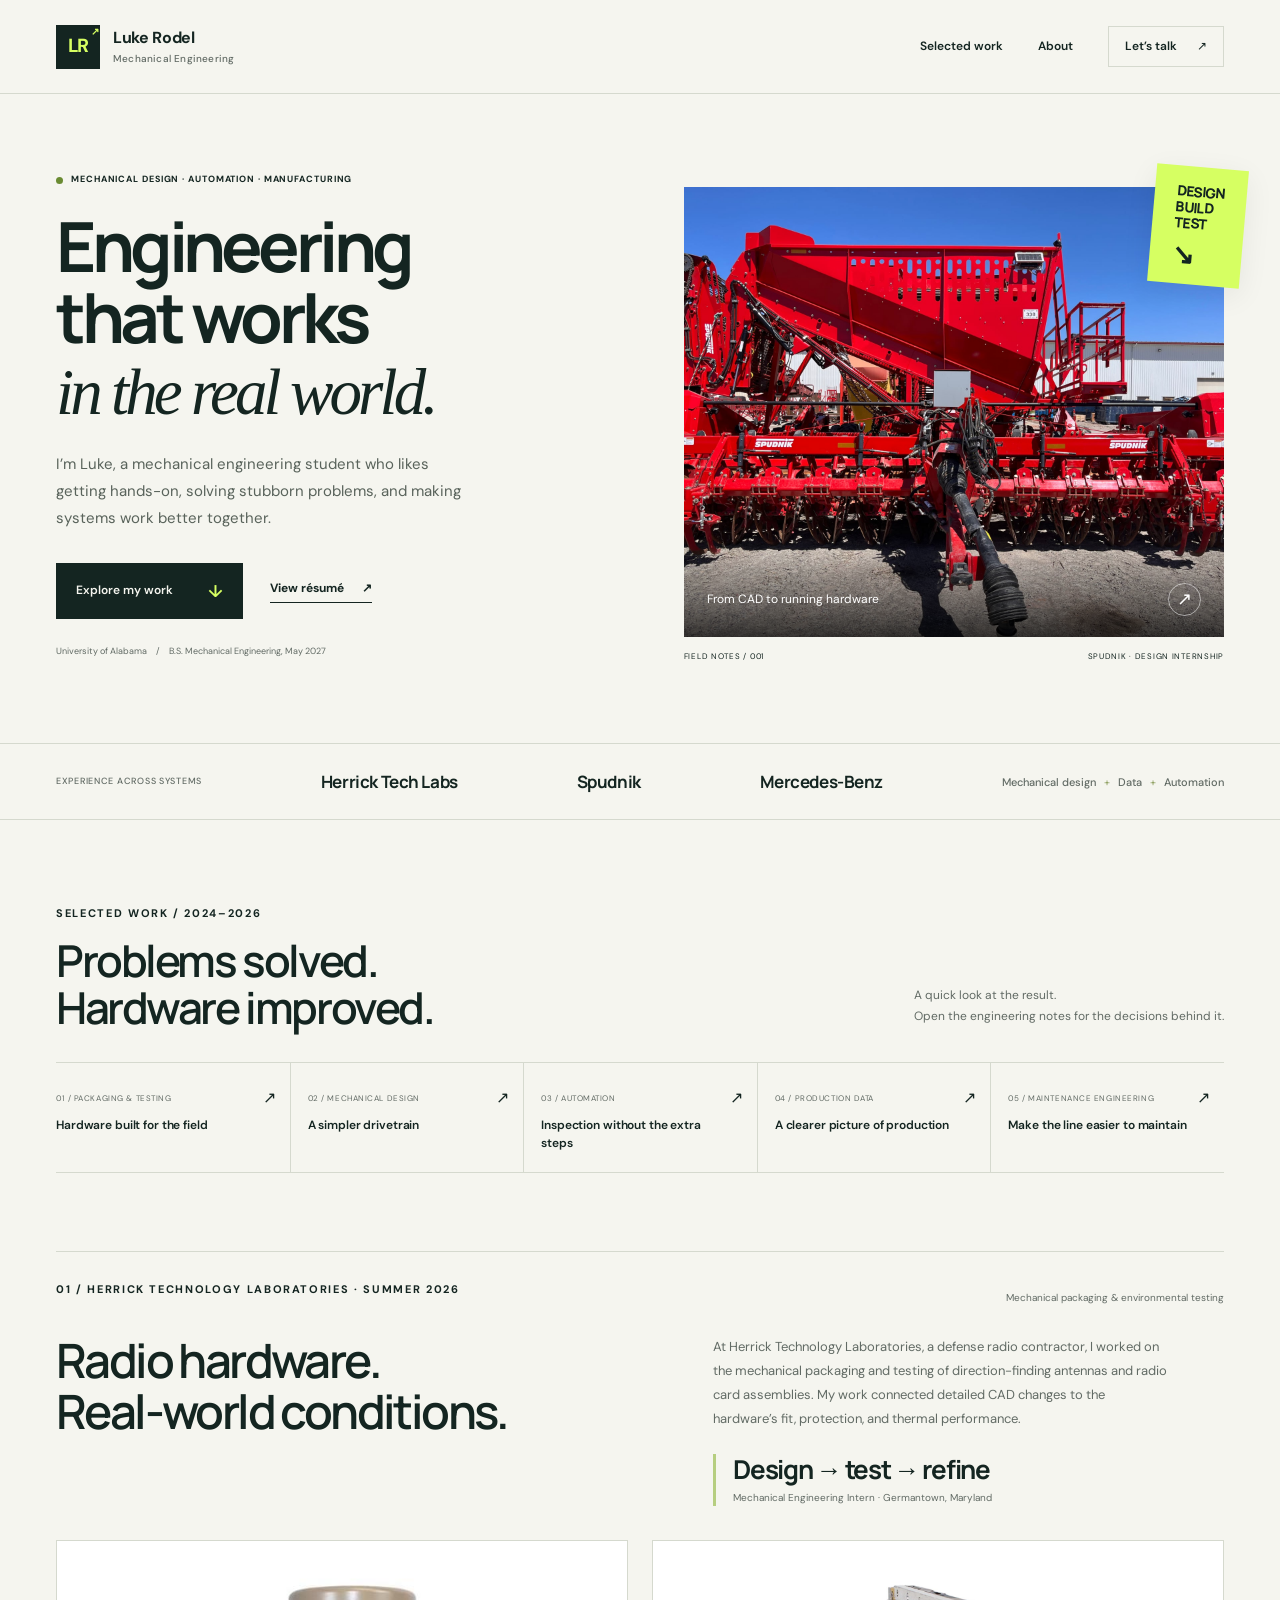
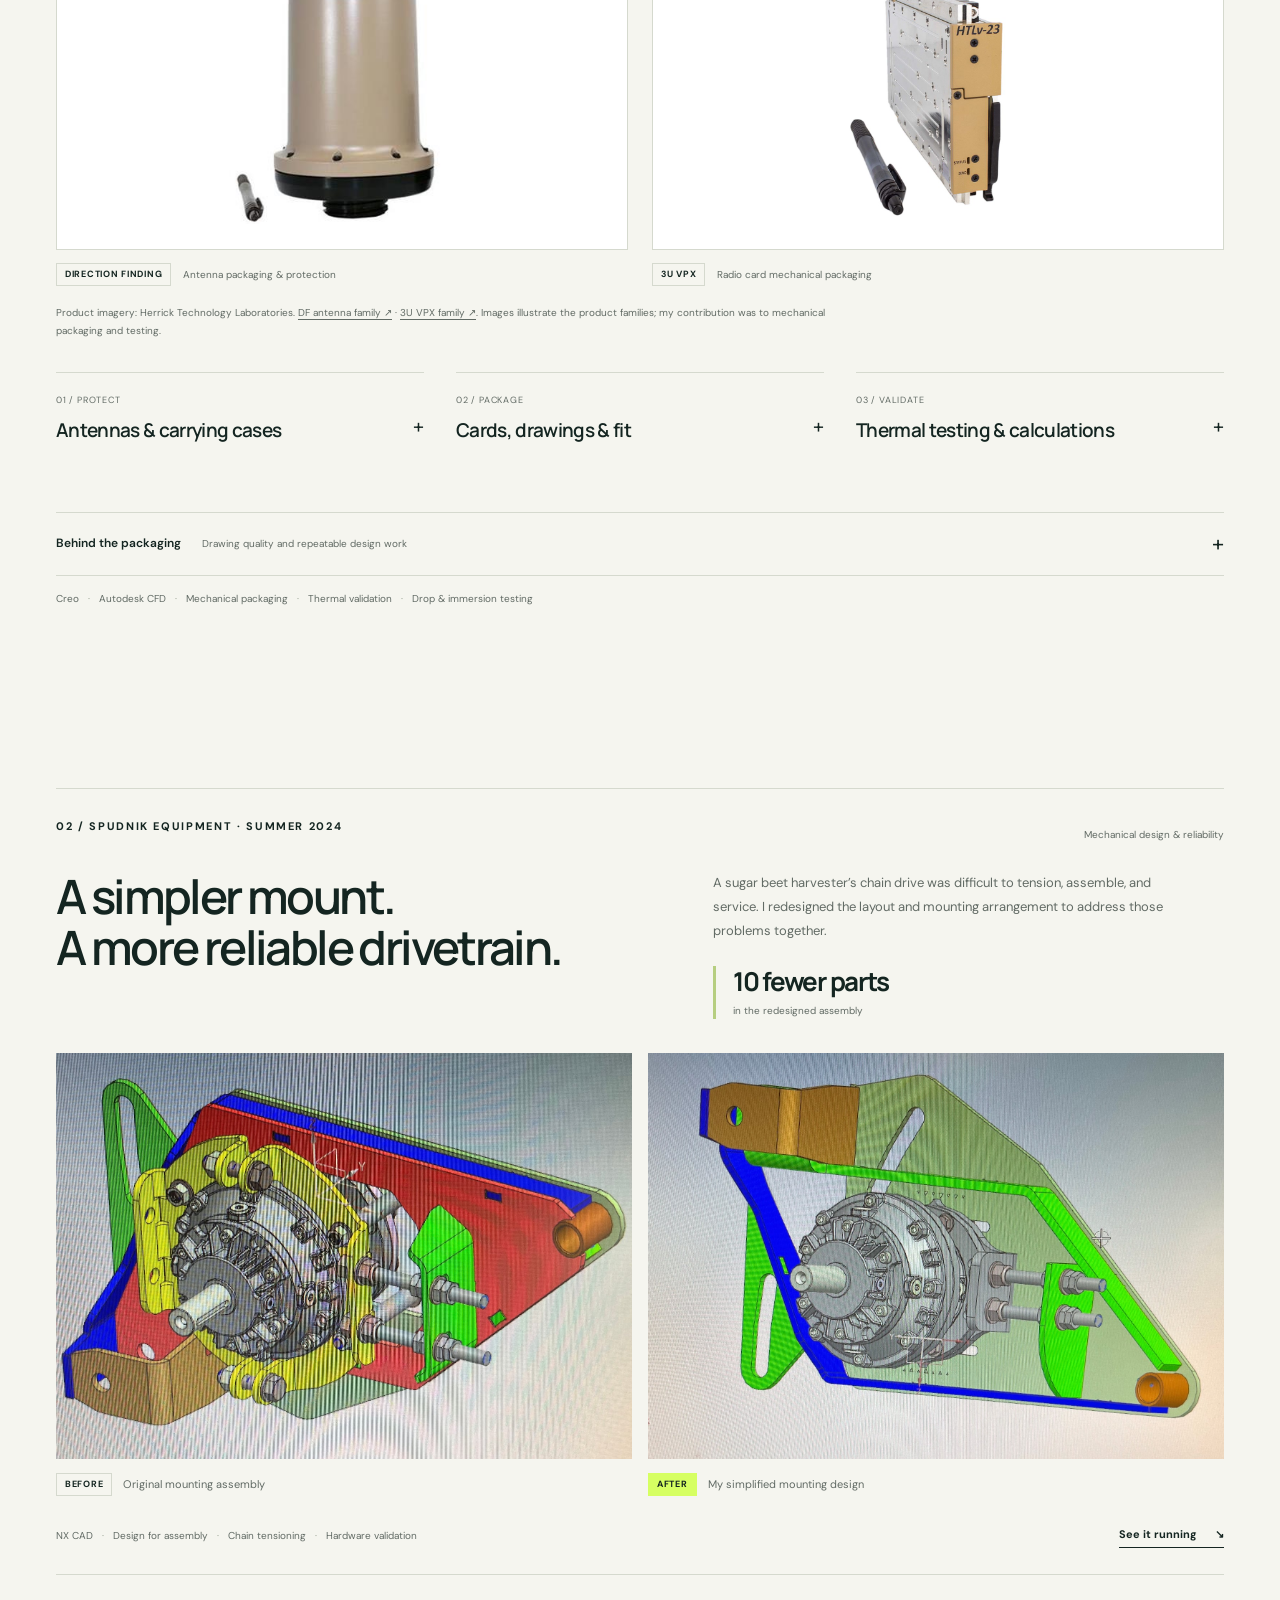
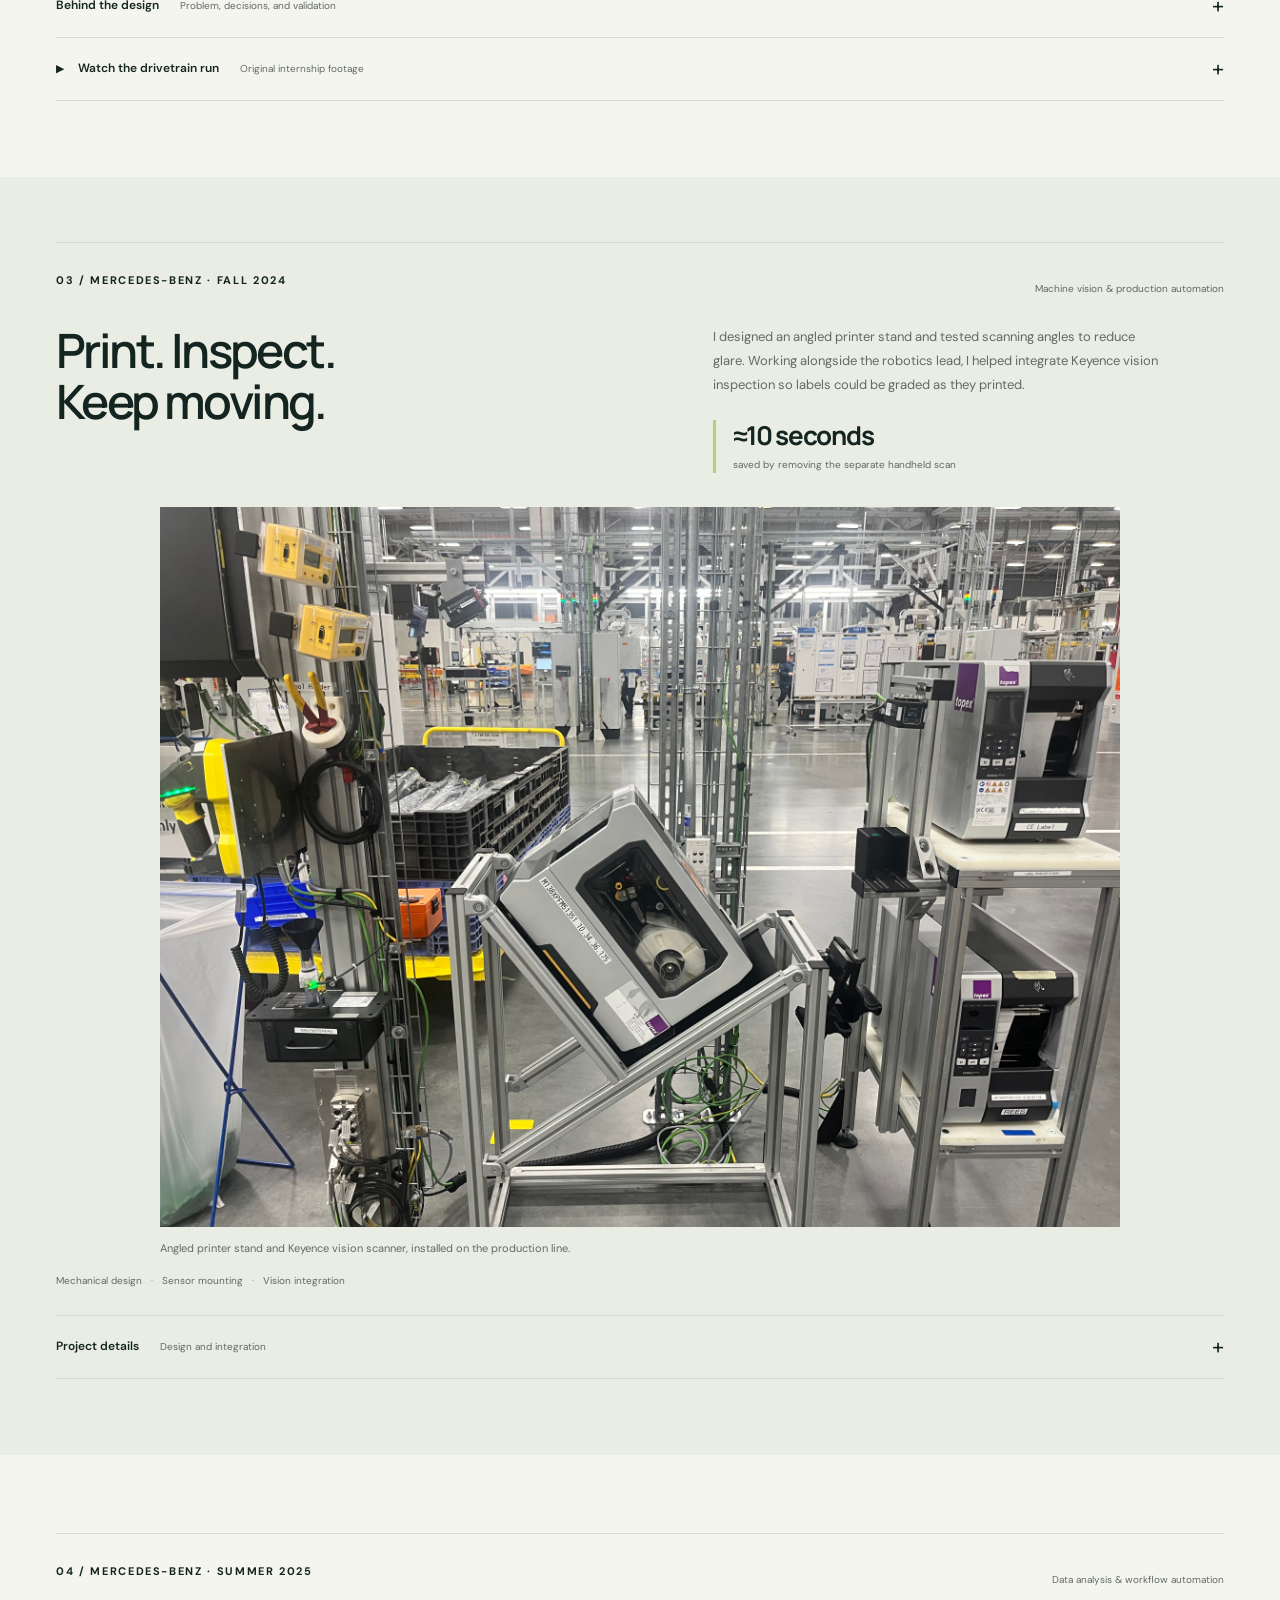
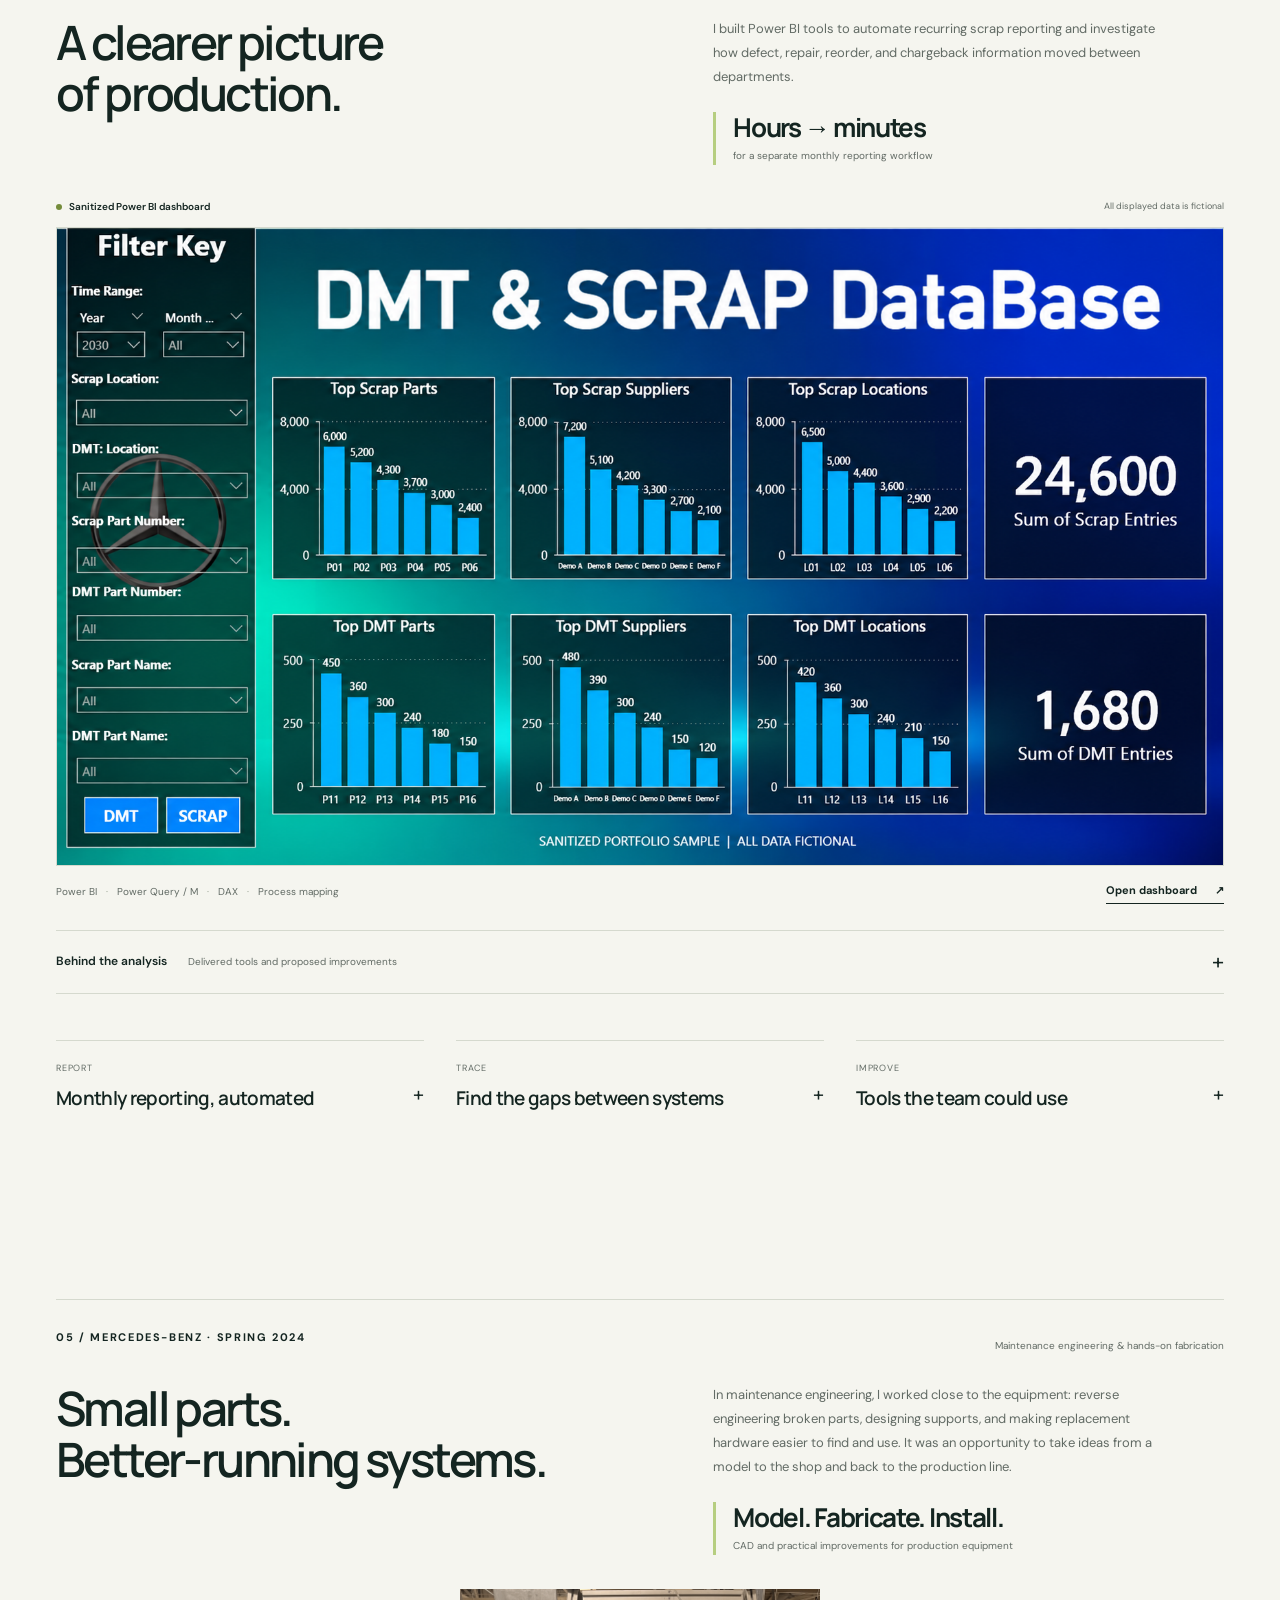
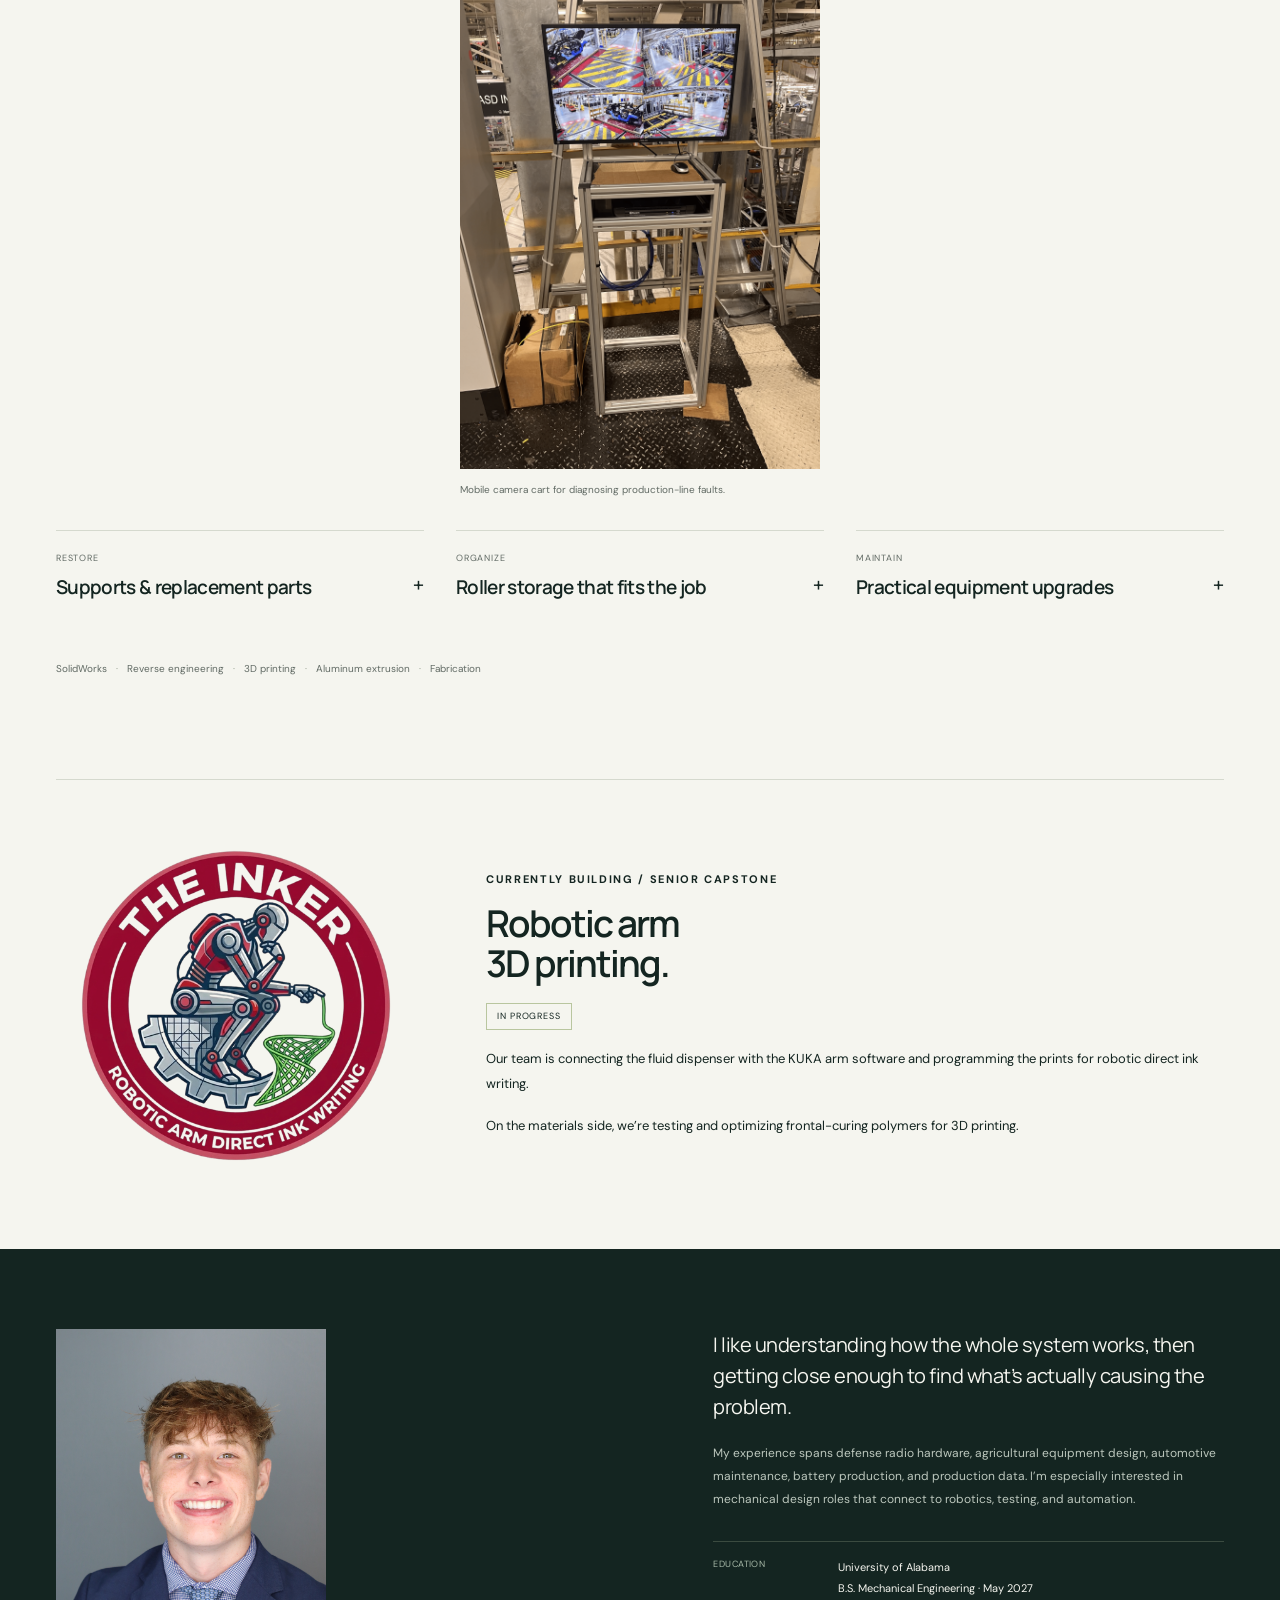
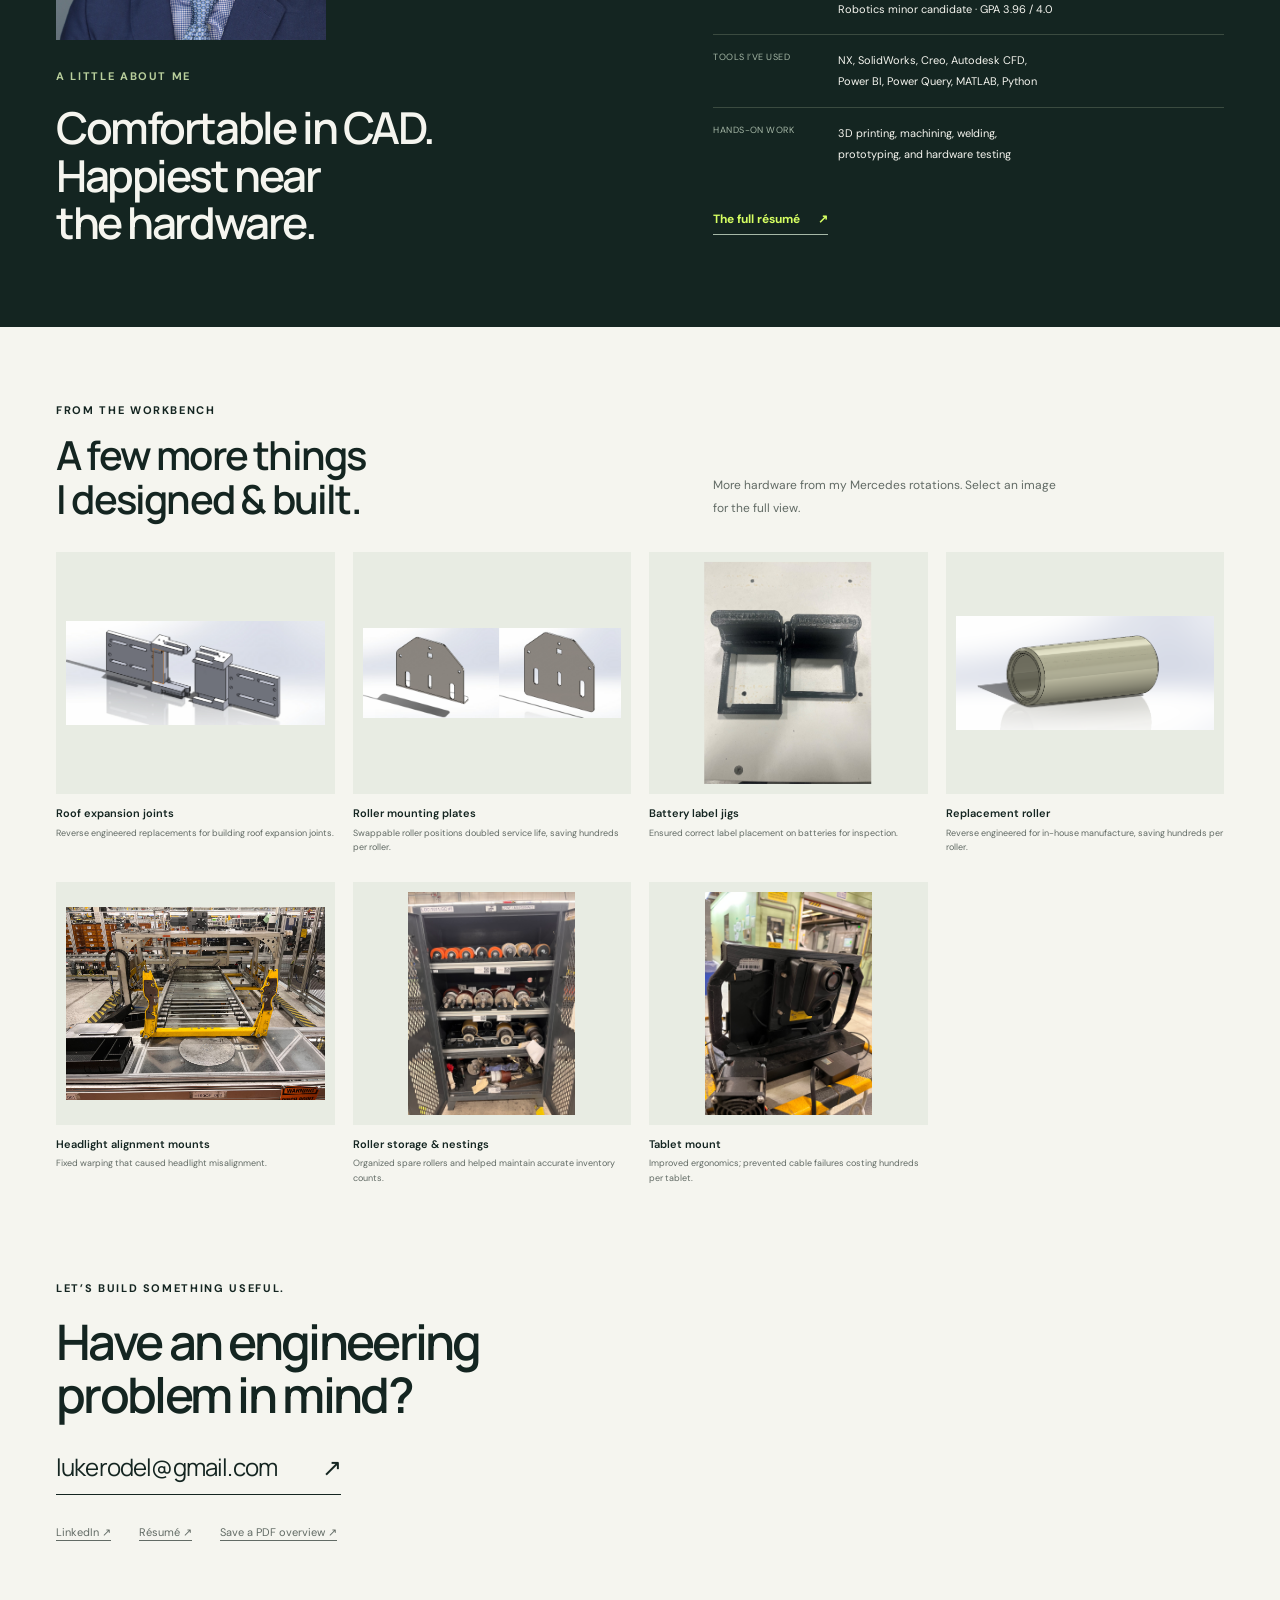
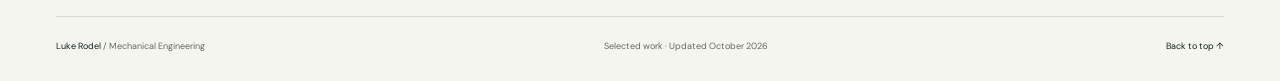
<file: index.html>
<!doctype html>
<html lang="en">
<head>
  <meta charset="utf-8">
  <meta name="viewport" content="width=device-width, initial-scale=1">
  <meta name="description" content="Luke Rodel's engineering portfolio: mechanical packaging, thermal testing, manufacturing automation, machine vision, and production data. University of Alabama mechanical engineering, graduating May 2027.">
  <meta name="theme-color" content="#142521">
  <meta property="og:title" content="Luke Rodel — Mechanical Engineering">
  <meta property="og:description" content="Hands-on engineering across mechanisms, automation, and manufacturing systems.">
  <meta property="og:type" content="website">
  <title>Luke Rodel — Mechanical Engineering</title>
  <link rel="icon" href="assets/favicon.svg" type="image/svg+xml">
  <link rel="stylesheet" href="styles.css">
  <script defer src="script.js"></script>
</head>
<body>
  <a class="skip-link" href="#main">Skip to content</a>
  <header class="site-header"><a class="wordmark" href="#top" aria-label="Luke Rodel, home"><span class="monogram">LR<span>↗</span></span><span>Luke Rodel<small>Mechanical Engineering</small></span></a><nav aria-label="Main navigation"><a href="#work">Selected work</a><a href="#about">About</a><a class="nav-contact" href="mailto:lukerodel@gmail.com">Let’s talk <span aria-hidden="true">↗</span></a></nav></header>
  <main id="main">
    <section class="hero wrap" id="top" aria-labelledby="hero-title">
      <div class="hero-copy"><p class="eyebrow"><span class="status-dot" aria-hidden="true"></span> Mechanical design · Automation · Manufacturing</p><h1 id="hero-title">Engineering<br>that works<br><em>in the real world.</em></h1><p class="hero-intro">I’m Luke, a mechanical engineering student who likes getting hands-on, solving stubborn problems, and making systems work better together.</p><div class="hero-actions"><a class="button primary" href="#work">Explore my work <span aria-hidden="true">↓</span></a><a class="text-link" href="assets/luke-rodel-resume.pdf" target="_blank" rel="noopener">View résumé <span aria-hidden="true">↗</span><span class="sr-only"> (PDF, opens in new tab)</span></a></div><p class="hero-note">University of Alabama <span> / </span> B.S. Mechanical Engineering, May 2027</p></div>
      <div class="hero-visual"><div class="hero-image"><img src="assets/harvester.jpg" alt="The Spudnik sugar beet harvester associated with my drivetrain redesign project" width="4032" height="3024" fetchpriority="high"><a class="image-link" href="#drivetrain"><span>From CAD to running hardware</span><span class="circle-arrow" aria-hidden="true">↗</span></a></div><div class="hero-caption"><span>FIELD NOTES / 001</span><span>Spudnik · Design internship</span></div><div class="hero-stamp" aria-hidden="true">DESIGN<br>BUILD<br>TEST<span>↘</span></div></div>
    </section>
    <div class="experience-strip"><div class="wrap"><span class="strip-label">Experience across systems</span><span>Herrick Tech Labs</span><span>Spudnik</span><span>Mercedes-Benz</span><span>Mechanical design <b>+</b> Data <b>+</b> Automation</span></div></div>
    <section class="work-intro wrap" id="work"><div><p class="eyebrow">Selected work / 2024–2026</p><h2>Problems solved.<br>Hardware improved.</h2></div><p>A quick look at the result.<br>Open the engineering notes for the decisions behind it.</p></section>
    <nav class="project-index wrap" aria-label="Project shortcuts"><a href="#herrick"><span>01 / Packaging & testing</span><strong>Hardware built for the field</strong><span aria-hidden="true">↗</span></a><a href="#drivetrain"><span>02 / Mechanical design</span><strong>A simpler drivetrain</strong><span aria-hidden="true">↗</span></a><a href="#vision"><span>03 / Automation</span><strong>Inspection without the extra steps</strong><span aria-hidden="true">↗</span></a><a href="#data"><span>04 / Production data</span><strong>A clearer picture of production</strong><span aria-hidden="true">↗</span></a><a href="#maintenance"><span>05 / Maintenance engineering</span><strong>Make the line easier to maintain</strong><span aria-hidden="true">↗</span></a></nav>


    <article class="project wrap herrick-project" id="herrick" aria-labelledby="herrick-title">
      <div class="project-heading"><p class="eyebrow">01 / Herrick Technology Laboratories · Summer 2026</p><p class="project-discipline">Mechanical packaging & environmental testing</p></div>
      <div class="project-overview"><h2 id="herrick-title">Radio hardware.<br>Real-world conditions.</h2><div><p>At Herrick Technology Laboratories, a defense radio contractor, I worked on the mechanical packaging and testing of direction-finding antennas and radio card assemblies. My work connected detailed CAD changes to the hardware’s fit, protection, and thermal performance.</p><div class="result"><strong>Design → test → refine</strong><span>Mechanical Engineering Intern · Germantown, Maryland</span></div></div></div>
      <div class="herrick-products">
        <figure><div class="product-image"><img src="assets/herrick-df-antenna.jpg" width="299" height="323" loading="lazy" alt="Herrick direction-finding antenna shown in public product imagery"></div><figcaption><span class="figure-label">Direction finding</span><span>Antenna packaging & protection</span></figcaption></figure>
        <figure><div class="product-image"><img src="assets/herrick-vpx-card.jpg" loading="lazy" alt="Public product photograph of a Herrick HTLv-23 3U VPX radio card assembly"></div><figcaption><span class="figure-label">3U VPX</span><span>Radio card mechanical packaging</span></figcaption></figure>
      </div>
      <p class="photo-credit">Product imagery: Herrick Technology Laboratories. <a href="https://www.herricktechlabs.com/htl-products-and-solutions/mission-peripherals/" target="_blank" rel="noopener">DF antenna family ↗</a> · <a href="https://www.herricktechlabs.com/htl-products-and-solutions/3u-vpx/" target="_blank" rel="noopener">3U VPX family ↗</a>. Images illustrate the product families; my contribution was to mechanical packaging and testing.</p>
      <div class="contribution-grid">
        <details class="contribution-detail"><summary><span><span class="item-number">01 / Protect</span><strong class="contribution-title">Antennas & carrying cases</strong></span><span class="toggle" aria-hidden="true">+</span></summary><p>I prepared antenna hardware for drop and immersion testing and designed custom carrying cases with calculated foam inserts to support transport and handling.</p></details>
        <details class="contribution-detail"><summary><span><span class="item-number">02 / Package</span><strong class="contribution-title">Cards, drawings & fit</strong></span><span class="toggle" aria-hidden="true">+</span></summary><p>I updated drawings, repaired CAD models and bills of materials, and made mechanical packaging changes. I used Altium board layouts to coordinate the electronics with their mechanical envelopes.</p></details>
        <details class="contribution-detail"><summary><span><span class="item-number">03 / Validate</span><strong class="contribution-title">Thermal testing & calculations</strong></span><span class="toggle" aria-hidden="true">+</span></summary><p>I performed physical thermal tests, calculations, and Autodesk CFD simulations to compare parts and support thermal testing standards. I also evaluated size, weight, power, and cost for RF assemblies.</p></details>
      </div>
      <details class="engineering-notes"><summary><span>Behind the packaging <small>Drawing quality and repeatable design work</small></span><span class="toggle" aria-hidden="true">+</span></summary><div class="notes-grid"><section><h3>Keep the design record usable</h3><p>Repairing CAD references, drawings, and BOMs helped standardize the database and reduce downstream manufacturing errors. The work required attention to both the assembly and the documents used to build it.</p></section><section><h3>Automate recurring details</h3><p>I developed Creo .hol files for threaded inserts and automatic drawing callouts, making recurring design details faster to create and more consistent.</p></section></div></details>
      <div class="project-footer"><p>Creo <span>·</span> Autodesk CFD <span>·</span> Mechanical packaging <span>·</span> Thermal validation <span>·</span> Drop & immersion testing</p></div>
    </article>

    <article class="project wrap" id="drivetrain" aria-labelledby="drivetrain-title">
      <div class="project-heading"><p class="eyebrow">02 / Spudnik Equipment · Summer 2024</p><p class="project-discipline">Mechanical design & reliability</p></div>
      <div class="project-overview"><h2 id="drivetrain-title">A simpler mount.<br>A more reliable drivetrain.</h2><div><p>A sugar beet harvester’s chain drive was difficult to tension, assemble, and service. I redesigned the layout and mounting arrangement to address those problems together.</p><div class="result"><strong>10 fewer parts</strong><span>in the redesigned assembly</span></div></div></div>
      <div class="comparison"><figure><div class="cad-frame original"><img src="assets/mount-original.jpg" alt="Original gear mounting assembly with stacked plates and surrounding mounting hardware" width="3024" height="4032" loading="lazy"></div><figcaption><span class="figure-label">Before</span><span>Original mounting assembly</span></figcaption></figure><figure><div class="cad-frame redesign"><img src="assets/mount-redesign.jpg" alt="Simplified gear mounting design with a more open arrangement around the gearbox" width="3024" height="4032" loading="lazy"></div><figcaption><span class="figure-label after">After</span><span>My simplified mounting design</span></figcaption></figure></div>
      <div class="project-footer"><p>NX CAD <span>·</span> Design for assembly <span>·</span> Chain tensioning <span>·</span> Hardware validation</p><a href="#drivetrain-video" class="text-link">See it running <span aria-hidden="true">↘</span></a></div>
      <details class="engineering-notes"><summary><span>Behind the design <small>Problem, decisions, and validation</small></span><span class="toggle" aria-hidden="true">+</span></summary><div class="notes-grid"><section><h3>The problem</h3><p>The drive suffered from chain skipping and whip. A low point in the chain path also created guard and mud interference. Stacked steel plates and through-bolts made assembly awkward in a confined space.</p></section><section><h3>My contribution</h3><p>I investigated the failure modes and iterated layouts in NX. I raised the chain’s low point, incorporated tensioning arms, and simplified the mounting arrangement to improve assembly access.</p></section><section><h3>Validation & result</h3><p>After implementation, the system ran at speed without the chain skipping observed previously. The assembly used ten fewer parts. This result describes the design from my internship, rather than the machine’s current production configuration.</p></section><section><h3>What I took forward</h3><p>Reliability and service access belong in the same design discussion. Working with the hardware helped me see constraints that were less obvious on a CAD screen.</p></section></div></details>
      <details class="video-notes" id="drivetrain-video"><summary><span><span class="play-icon" aria-hidden="true">▶</span> Watch the drivetrain run <small>Original internship footage</small></span><span class="toggle" aria-hidden="true">+</span></summary><div class="video-container"><video controls playsinline preload="none" poster="assets/drivetrain-poster.jpg" aria-label="Spudnik drivetrain running during internship testing"><source src="assets/drivetrain.mp4" type="video/mp4">Your browser cannot play this video. <a href="assets/drivetrain.mp4">Download the clip</a>.</video><p>The clip shows the mechanism running. The testing context and my observations are described in the engineering notes. <a href="assets/drivetrain.mp4" download>Download video</a></p></div></details>
    </article>

    <section class="vision-band">
      <article class="project wrap" id="vision" aria-labelledby="vision-title">
        <div class="project-heading"><p class="eyebrow">03 / Mercedes-Benz · Fall 2024</p><p class="project-discipline">Machine vision & production automation</p></div>
        <div class="project-overview">
          <h2 id="vision-title">Print. Inspect.<br>Keep moving.</h2>
          <div><p>I designed an angled printer stand and tested scanning angles to reduce glare. Working alongside the robotics lead, I helped integrate Keyence vision inspection so labels could be graded as they printed.</p><div class="result"><strong>≈10 seconds</strong><span>saved by removing the separate handheld scan</span></div></div>
        </div>
        <figure class="vision-photo-single">
          <a href="assets/label-printer-vision.jpg" target="_blank" rel="noopener" aria-label="Open the full printer and vision scanner installation photo"><img src="assets/label-printer-vision.jpg" width="4032" height="3024" loading="lazy" alt="Angled label printer on the custom aluminum stand, with the Keyence vision scanner mounted above and to the left"></a>
          <figcaption>Angled printer stand and Keyence vision scanner, installed on the production line.</figcaption>
        </figure>
        <div class="project-footer"><p>Mechanical design <span>·</span> Sensor mounting <span>·</span> Vision integration</p></div>
        <details class="engineering-notes"><summary><span>Project details <small>Design and integration</small></span><span class="toggle" aria-hidden="true">+</span></summary><div class="notes-grid"><section><h3>My contribution</h3><p>I tested the print and scan geometry, designed the angled stand, and helped install the hardware. I worked alongside the robotics lead on vision setup and the automatic grading sequence.</p></section><section><h3>The result</h3><p>Automatic inspection removed a separate handheld scan, reducing the label workflow by approximately ten seconds.</p></section></div></details>
      </article>
    </section>

    <article class="project wrap" id="data" aria-labelledby="data-title"><div class="project-heading"><p class="eyebrow">04 / Mercedes-Benz · Summer 2025</p><p class="project-discipline">Data analysis & workflow automation</p></div><div class="project-overview"><h2 id="data-title">A clearer picture<br>of production.</h2><div><p>I built Power BI tools to automate recurring scrap reporting and investigate how defect, repair, reorder, and chargeback information moved between departments.</p><div class="result"><strong>Hours → minutes</strong><span>for a separate monthly reporting workflow</span></div></div></div><div class="dashboard-intro"><p><span class="demo-dot" aria-hidden="true"></span> Sanitized Power BI dashboard</p><span>All displayed data is fictional</span></div><figure class="powerbi-example"><a href="assets/dmt-scrap-sanitized.png" target="_blank" rel="noopener" aria-label="Open the full-size sanitized DMT and scrap dashboard"><img src="assets/dmt-scrap-sanitized.png" width="1697" height="927" loading="lazy" alt="Sanitized view of my DMT and scrap Power BI dashboard, with six charts ranking fictional parts, suppliers, and locations and fictional totals of 24,600 scrap entries and 1,680 DMT entries"></a></figure><div class="project-footer"><p>Power BI <span>·</span> Power Query / M <span>·</span> DAX <span>·</span> Process mapping</p><a class="text-link" href="dashboard.html" target="_blank" rel="noopener">Open dashboard <span aria-hidden="true">↗</span><span class="sr-only"> in new tab</span></a></div><details class="engineering-notes"><summary><span>Behind the analysis <small>Delivered tools and proposed improvements</small></span><span class="toggle" aria-hidden="true">+</span></summary><div class="notes-grid"><section><h3>Reporting automation</h3><p>A recurring monthly report depended on manual spreadsheet preparation. I built a Power BI reporting model to clean the inputs and generate charts, reducing preparation from roughly six hours to minutes.</p></section><section><h3>Traceability investigation</h3><p>In a related project, I combined scrap and supplier-defect information and investigated inconsistencies. I mapped how records moved between five systems and their owning departments, identifying where information could be lost or duplicated.</p></section><section><h3>What I delivered</h3><p>Reporting tools and a documented process map supported a proposal for a more connected scrap and reclaim workflow. The proposal is distinct from an implemented plant-wide system or a verified financial saving.</p></section><section><h3>About this dashboard image</h3><p>The layout comes from the Power BI dashboard I made to compare scrap and supplier-defect information. This portfolio image has been edited with fictional data throughout, including the chart values and bar heights. It shows the report’s structure without displaying the original supplier or production data.</p></section></div></details></article>


      <div class="contribution-grid production-more wrap">
        <details class="contribution-detail"><summary><span><span class="item-number">Report</span><strong class="contribution-title">Monthly reporting, automated</strong></span><span class="toggle" aria-hidden="true">+</span></summary><p>I replaced a complex spreadsheet workflow with Power BI data cleansing and chart generation, then embedded the interactive report in PowerPoint. Preparation went from roughly six hours to minutes.</p></details>
        <details class="contribution-detail"><summary><span><span class="item-number">Trace</span><strong class="contribution-title">Find the gaps between systems</strong></span><span class="toggle" aria-hidden="true">+</span></summary><p>I brought scrap and supplier-defect data together, prioritized the largest issues, and traced the repair, reorder, and chargeback process across five systems. The investigation informed a proposal for a connected scrap management process.</p></details>
        <details class="contribution-detail"><summary><span><span class="item-number">Improve</span><strong class="contribution-title">Tools the team could use</strong></span><span class="toggle" aria-hidden="true">+</span></summary><p>I supported part tracking, reporting, and process documentation, identified automation opportunities, co-developed agents with the Data Team, and led training sessions on AI tools for production workflows.</p></details>
      </div>


    <article class="project wrap" id="maintenance" aria-labelledby="maintenance-title">
      <div class="project-heading"><p class="eyebrow">05 / Mercedes-Benz · Spring 2024</p><p class="project-discipline">Maintenance engineering & hands-on fabrication</p></div>
      <div class="project-overview"><h2 id="maintenance-title">Small parts.<br>Better-running systems.</h2><div><p>In maintenance engineering, I worked close to the equipment: reverse engineering broken parts, designing supports, and making replacement hardware easier to find and use. It was an opportunity to take ideas from a model to the shop and back to the production line.</p><div class="result"><strong>Model. Fabricate. Install.</strong><span>CAD and practical improvements for production equipment</span></div></div></div>
      <figure class="maintenance-feature"><img src="assets/camera-cart.png" width="3024" height="4032" loading="lazy" alt="Mobile camera cart built from aluminum extrusion to diagnose production-line faults"><figcaption>Mobile camera cart for diagnosing production-line faults.</figcaption></figure>
      <div class="contribution-grid"><details class="contribution-detail"><summary><span><span class="item-number">Restore</span><strong class="contribution-title">Supports & replacement parts</strong></span><span class="toggle" aria-hidden="true">+</span></summary><p>I corrected warped front-end mounts that caused headlight misalignment and reverse engineered building roof expansion joints, replacement rollers, and roller mounting plates.</p></details><details class="contribution-detail"><summary><span><span class="item-number">Organize</span><strong class="contribution-title">Roller storage that fits the job</strong></span><span class="toggle" aria-hidden="true">+</span></summary><p>I created roller nestings and organized lineside storage to make replacement parts easier to find and inventory counts easier to maintain.</p></details><details class="contribution-detail"><summary><span><span class="item-number">Maintain</span><strong class="contribution-title">Practical equipment upgrades</strong></span><span class="toggle" aria-hidden="true">+</span></summary><p>I designed tablet mounts to improve ergonomics and prevent cable damage, plus a mobile camera cart for fault diagnosis. I also supported vibration analysis, flow-meter, and pit-lighting improvements.</p></details></div>
      <div class="project-footer"><p>SolidWorks <span>·</span> Reverse engineering <span>·</span> 3D printing <span>·</span> Aluminum extrusion <span>·</span> Fabrication</p></div>
    </article>

    <section class="next-section wrap capstone-project" id="capstone" aria-labelledby="next-title">
      <figure class="capstone-art"><img src="assets/the-inker.png" width="541" height="540" loading="lazy" alt="The Inker project emblem: a robotic arm printing a green lattice"></figure>
      <div><p class="eyebrow">Currently building / Senior capstone</p><h2 id="next-title">Robotic arm<br>3D printing.</h2><span class="in-progress">In progress</span><p>Our team is connecting the fluid dispenser with the KUKA arm software and programming the prints for robotic direct ink writing.</p><p>On the materials side, we’re testing and optimizing frontal-curing polymers for 3D printing.</p></div>
    </section>

    <section class="about-section" id="about"><div class="wrap about-layout"><div class="about-person"><figure class="headshot"><img src="assets/luke-rodel-headshot.jpg" width="1984" height="2976" loading="lazy" alt="Portrait of Luke Rodel"></figure><p class="eyebrow">A little about me</p><h2>Comfortable in CAD.<br>Happiest near<br>the hardware.</h2></div><div><p class="about-lead">I like understanding how the whole system works, then getting close enough to find what’s actually causing the problem.</p><p>My experience spans defense radio hardware, agricultural equipment design, automotive maintenance, battery production, and production data. I’m especially interested in mechanical design roles that connect to robotics, testing, and automation.</p><dl class="about-facts"><div><dt>Education</dt><dd>University of Alabama<br>B.S. Mechanical Engineering · May 2027<br>Robotics minor candidate · GPA 3.96 / 4.0</dd></div><div><dt>Tools I’ve used</dt><dd>NX, SolidWorks, Creo, Autodesk CFD,<br>Power BI, Power Query, MATLAB, Python</dd></div><div><dt>Hands-on work</dt><dd>3D printing, machining, welding,<br>prototyping, and hardware testing</dd></div></dl><a class="text-link" href="assets/luke-rodel-resume.pdf" target="_blank" rel="noopener">The full résumé <span aria-hidden="true">↗</span><span class="sr-only"> (PDF, opens in new tab)</span></a></div></div></section>

    <section class="parts-gallery wrap" id="parts" aria-labelledby="parts-title"><div class="gallery-heading"><div><p class="eyebrow">From the workbench</p><h2 id="parts-title">A few more things<br>I designed & built.</h2></div><p>More hardware from my Mercedes rotations. Select an image for the full view.</p></div><div class="parts-grid"><figure><a href="assets/support-brackets.png" target="_blank" rel="noopener" aria-label="Open full image: Roof expansion joints"><div class="gallery-image"><img src="assets/support-brackets.png" loading="lazy" alt="CAD model of reverse engineered building roof expansion joint components"></div></a><figcaption><strong>Roof expansion joints</strong><span>Reverse engineered replacements for building roof expansion joints.</span></figcaption></figure><figure><a href="assets/mounting-plates.png" target="_blank" rel="noopener" aria-label="Open full image: Roller mounting plates"><div class="gallery-image"><img src="assets/mounting-plates.png" loading="lazy" alt="Replacement mounting plate designs that allow roller positions to be swapped"></div></a><figcaption><strong>Roller mounting plates</strong><span>Swappable roller positions doubled service life, saving hundreds per roller.</span></figcaption></figure><figure><a href="assets/label-placement-jigs.jpg" target="_blank" rel="noopener" aria-label="Open full image: Battery label jigs"><div class="gallery-image rotated-photo"><img src="assets/label-placement-jigs.jpg" loading="lazy" alt="3D printed jigs used to position battery labels for inspection"></div></a><figcaption><strong>Battery label jigs</strong><span>Ensured correct label placement on batteries for inspection.</span></figcaption></figure><figure><a href="assets/replacement-roller.png" target="_blank" rel="noopener" aria-label="Open full image: Replacement roller"><div class="gallery-image"><img src="assets/replacement-roller.png" loading="lazy" alt="CAD model of a reverse engineered replacement roller"></div></a><figcaption><strong>Replacement roller</strong><span>Reverse engineered for in-house manufacture, saving hundreds per roller.</span></figcaption></figure><figure><a href="assets/headlight-mounts-installed.jpg" target="_blank" rel="noopener" aria-label="Open full image: Headlight alignment mounts"><div class="gallery-image"><img src="assets/headlight-mounts-installed.jpg" width="4032" height="3024" loading="lazy" alt="Installed reinforcement plates on the yellow front-end fixture mounts"></div></a><figcaption><strong>Headlight alignment mounts</strong><span>Fixed warping that caused headlight misalignment.</span></figcaption></figure><figure><a href="assets/roller-storage-organized.jpg" target="_blank" rel="noopener" aria-label="Open full image: Roller storage & nestings"><div class="gallery-image"><img src="assets/roller-storage-organized.jpg" width="3024" height="4032" loading="lazy" alt="Organized spare rollers held in dedicated nestings inside a maintenance cabinet"></div></a><figcaption><strong>Roller storage & nestings</strong><span>Organized spare rollers and helped maintain accurate inventory counts.</span></figcaption></figure><figure><a href="assets/tablet-mount.jpg" target="_blank" rel="noopener" aria-label="Open full image: Tablet mount"><div class="gallery-image"><img src="assets/tablet-mount.jpg" width="3024" height="4032" loading="lazy" alt="Tablet in a custom printed frame with hand straps and cable support"></div></a><figcaption><strong>Tablet mount</strong><span>Improved ergonomics; prevented cable failures costing hundreds per tablet.</span></figcaption></figure></div></section>

    <section class="contact-section wrap" aria-labelledby="contact-title"><p class="eyebrow">Let’s build something useful.</p><h2 id="contact-title">Have an engineering<br>problem in mind?</h2><a class="contact-email" href="mailto:lukerodel@gmail.com">lukerodel@gmail.com <span aria-hidden="true">↗</span></a><div class="contact-links"><a href="https://www.linkedin.com/in/lukerodel/" target="_blank" rel="noopener">LinkedIn ↗<span class="sr-only"> (opens in new tab)</span></a><a href="assets/luke-rodel-resume.pdf" target="_blank" rel="noopener">Résumé ↗<span class="sr-only"> (PDF, opens in new tab)</span></a><button type="button" id="print-portfolio">Save a PDF overview ↗</button></div></section>
  </main><footer class="site-footer wrap"><span>Luke Rodel <span class="muted">/ Mechanical Engineering</span></span><span>Selected work · Updated October 2026</span><a href="#top">Back to top ↑</a></footer>
</body>
</html>
</file>
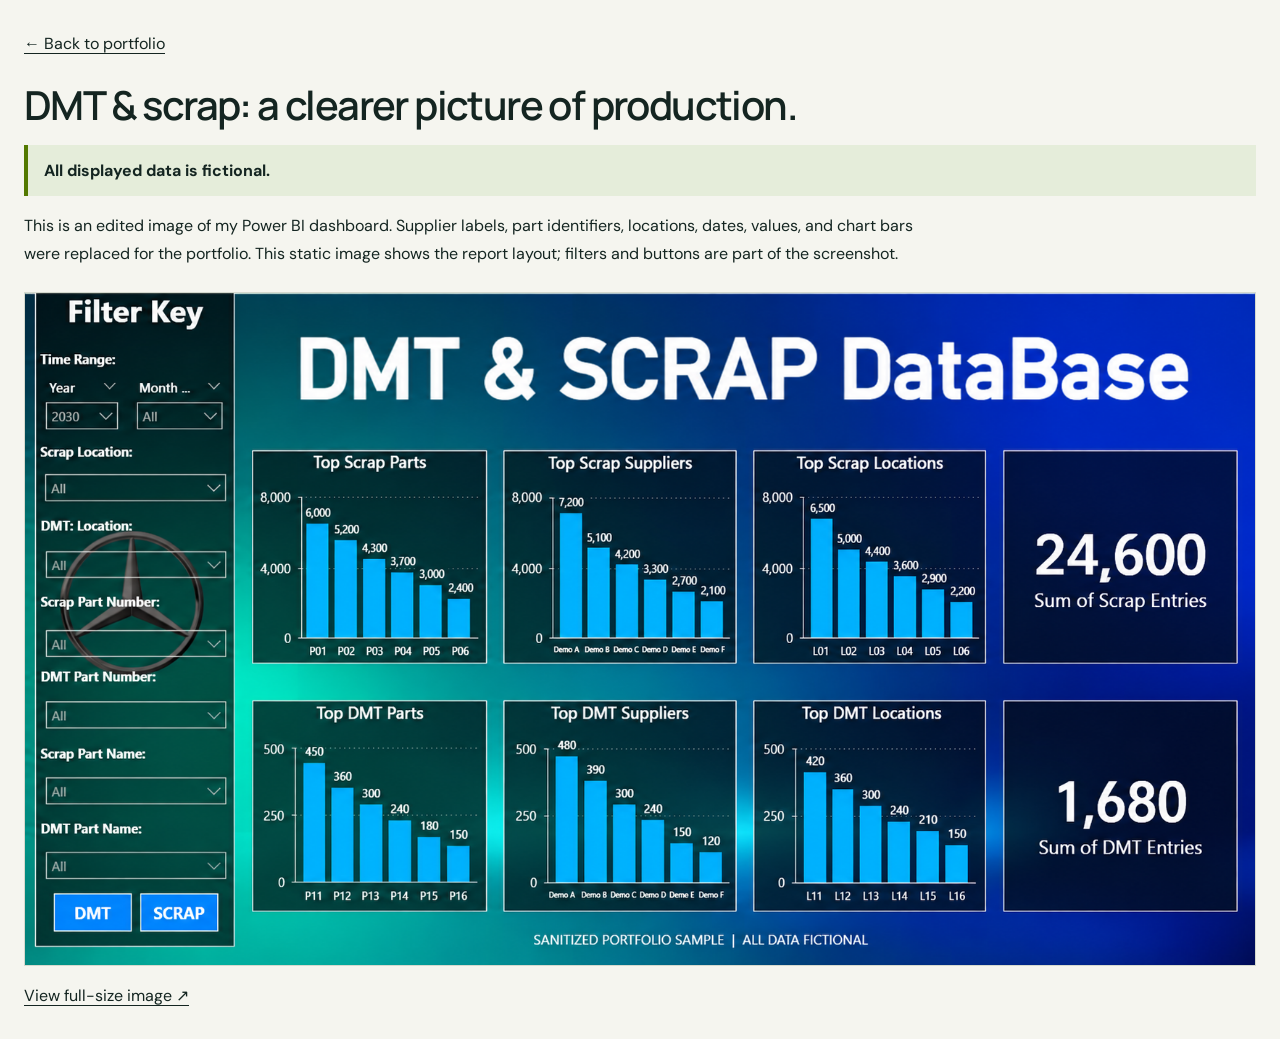
<file: dashboard.html>
<!doctype html>
<html lang="en"><head><meta charset="utf-8"><meta name="viewport" content="width=device-width,initial-scale=1"><title>Sanitized Power BI dashboard — Luke Rodel</title><link rel="stylesheet" href="fonts.css"><style>*{box-sizing:border-box}body{margin:0;background:#f5f5ef;color:#142521;font:16px/1.7 'DM Sans',Arial,sans-serif}main{max-width:1400px;margin:auto;padding:30px 24px}h1{font:600 clamp(25px,4vw,40px)/1.2 Manrope,Arial,sans-serif;letter-spacing:-.04em;margin:24px 0 12px}a{color:inherit;text-underline-offset:4px}img{display:block;width:100%;height:auto;border:1px solid #d5d9ce;margin-top:25px}.note{max-width:900px}.disclosure{padding:12px 16px;background:#e5edda;border-left:4px solid #537900}.full{display:inline-block;margin-top:16px}:focus-visible{outline:3px solid #537900;outline-offset:4px}</style></head><body><main><a href="index.html#data">← Back to portfolio</a><h1>DMT & scrap: a clearer picture of production.</h1><p class="disclosure"><strong>All displayed data is fictional.</strong></p><p class="note">This is an edited image of my Power BI dashboard. Supplier labels, part identifiers, locations, dates, values, and chart bars were replaced for the portfolio. This static image shows the report layout; filters and buttons are part of the screenshot.</p><a href="assets/dmt-scrap-sanitized.png" target="_blank" rel="noopener" aria-label="Open full-size sanitized dashboard"><img src="assets/dmt-scrap-sanitized.png" width="1697" height="927" alt="Sanitized DMT and scrap dashboard with six charts and fictional totals of 24,600 scrap entries and 1,680 DMT entries"></a><a class="full" href="assets/dmt-scrap-sanitized.png" target="_blank" rel="noopener">View full-size image ↗</a></main></body></html>
</file>
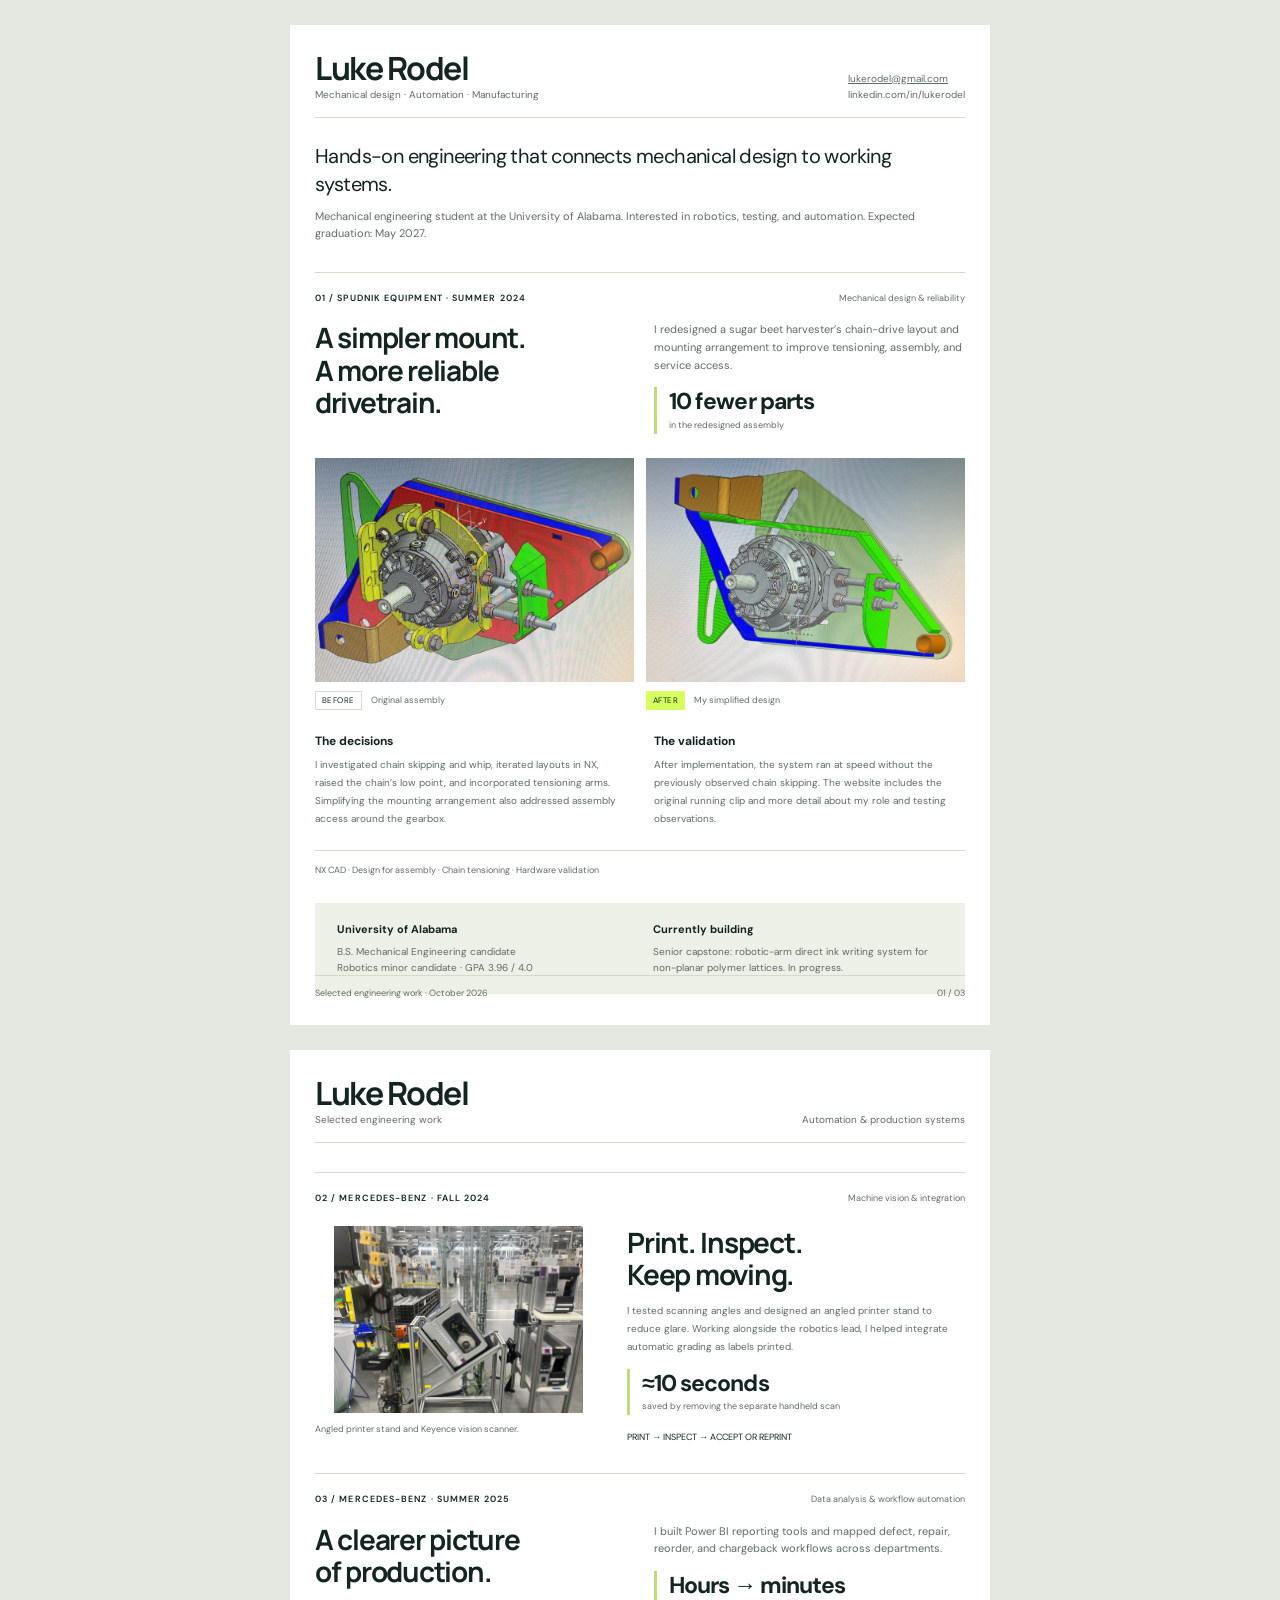
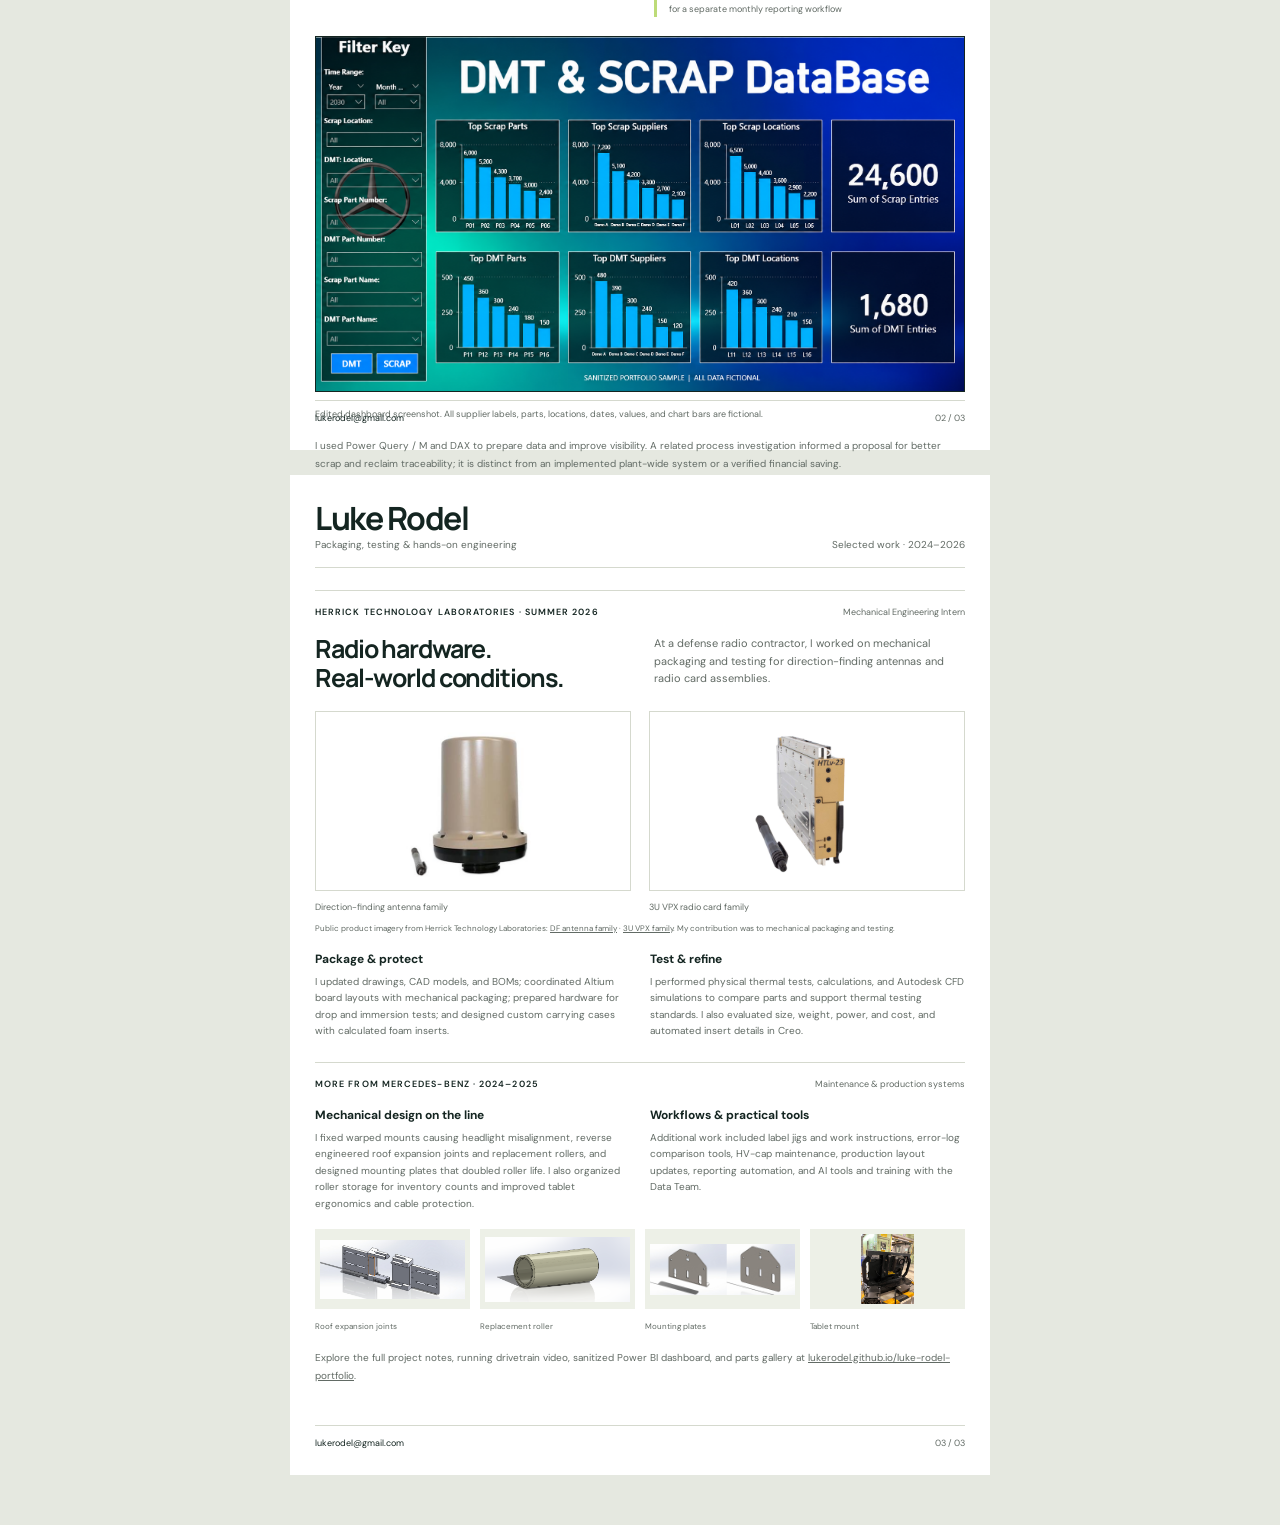
<file: overview.html>
<!doctype html><html lang="en"><head><meta charset="utf-8"><title>Luke Rodel — Portfolio Overview</title><link rel="stylesheet" href="fonts.css"><style>
@page{size:A4;margin:14mm}*{box-sizing:border-box}body{margin:0;color:#142521;background:#fff;font:11px/1.6 'DM Sans',Arial,sans-serif}h1,h2,h3,p,figure{margin:0}h1,h2,h3{font-family:Manrope,Arial,sans-serif;letter-spacing:-.045em;line-height:1.15}h1{font-size:32px}h2{font-size:28px}h3{font-size:19px}.page{height:1000px;position:relative;break-after:page}.page:last-child{break-after:auto}.header{display:flex;justify-content:space-between;border-bottom:1px solid #d5d9ce;padding-bottom:14px;align-items:flex-end}.header p{font-size:10px;color:#626b65}.eyebrow{font-size:9px;text-transform:uppercase;letter-spacing:.12em;font-weight:600}.intro{font-size:20px;line-height:1.4;margin-top:24px;letter-spacing:-.03em;max-width:590px}.intro-note{color:#626b65;font-size:11px;margin-top:10px;max-width:600px}.section-top{display:flex;justify-content:space-between;align-items:center;border-top:1px solid #d5d9ce;padding-top:18px;margin-top:29px}.section-top span{font-size:9px;color:#626b65}.project-heading{display:grid;grid-template-columns:1fr 1fr;gap:28px;margin-top:16px}.project-heading p{color:#626b65;font-size:11px}.result{margin-top:13px;border-left:3px solid #bddb78;padding-left:12px}.result strong{display:block;font-size:23px;letter-spacing:-.04em;line-height:1.25}.result span{font-size:9px;color:#626b65}.comparison{display:grid;grid-template-columns:1fr 1fr;gap:12px;margin-top:24px}.cad{position:relative;aspect-ratio:1.42;overflow:hidden;background:#ccc}.cad img{position:absolute;max-width:none;width:112%;left:-6%;top:-48%}.cad.after img{top:-36%}figcaption{font-size:9px;color:#626b65;padding-top:9px;display:flex;gap:9px;align-items:center}.tag{border:1px solid #d5d9ce;color:#142521;padding:2px 6px;font-size:8px;text-transform:uppercase;letter-spacing:.06em}.tag.after{background:#d6ff62;border-color:#d6ff62}.notes{display:grid;grid-template-columns:1fr 1fr;gap:28px;margin-top:25px}.notes h3{font-size:12px;font-family:'DM Sans',Arial,sans-serif;letter-spacing:0;margin-bottom:7px}.notes p{font-size:10px;line-height:1.8;color:#626b65}.tools{font-size:9px;color:#626b65;border-top:1px solid #d5d9ce;padding-top:12px;margin-top:22px}.education{margin-top:26px;background:#edf0e7;padding:18px 22px;display:grid;grid-template-columns:1fr 1fr;gap:26px;font-size:10px}.education strong{font-size:11px}.education p{color:#626b65;margin-top:5px}.footer{position:absolute;left:0;right:0;bottom:0;display:flex;justify-content:space-between;border-top:1px solid #d5d9ce;padding-top:10px;font-size:9px;color:#626b65}.footer a{color:#142521;text-decoration:none}.vision{display:grid;grid-template-columns:.85fr 1fr;gap:25px;margin-top:21px}.vision-photo{height:235px;overflow:hidden}.vision-photo img{width:100%;height:100%;object-fit:cover;object-position:center 38%}.vision p{font-size:10px;line-height:1.8;color:#626b65;margin-top:11px}.vision .result{margin-top:13px}.vision .result strong{font-size:23px;color:#142521}.workflow{font-size:9px;margin-top:15px;color:#142521}.dashboard-image{width:100%;margin-top:19px;border:1px solid #142521}.data-note{font-size:9px;color:#626b65;margin-top:9px}.bottom-note{margin-top:16px;font-size:10px;line-height:1.8;color:#626b65}a{color:inherit}@media screen{body{background:#e5e8e0;padding:25px}.page{background:#fff;max-width:700px;height:1000px;padding:25px;margin:0 auto 25px}.footer{left:25px;right:25px;bottom:25px}}@media print{.page{height:1000px}.section-top,.comparison,.vision,.dashboard-image{break-inside:avoid}}
</style><style>.cad img,.cad.after img{width:100%;height:100%;left:0;top:0;object-fit:contain}
@media print{.page{height:980px;break-inside:avoid;break-before:page;overflow:hidden}.page:first-child{break-before:auto}.page:nth-child(2) .section-top{margin-top:20px;padding-top:12px}.page:nth-child(2) .vision-photo{height:185px}.page:nth-child(2) .vision{margin-top:16px}.page:nth-child(2) .dashboard-image{height:300px;object-fit:contain;background:#101923}.page:nth-child(2) .project-heading{margin-top:13px}.page:nth-child(2) .bottom-note{font-size:9px;margin-top:10px}.page:nth-child(2) .footer{bottom:0}}
</style><style>
.vision-photo{width:100%;height:187px;overflow:hidden}
.vision-photo img{position:static;width:100%;height:100%;object-fit:contain;transform:none}
.third .product-row{display:grid;grid-template-columns:1fr 1fr;gap:18px;margin-top:18px}
.third .product-photo{height:180px;background:#fff;border:1px solid #d5d9ce;padding:13px}
.third .product-photo img{height:100%;width:100%;object-fit:contain}
.third .product-row figcaption{font-size:9px}
.third .notes{margin-top:18px;gap:20px}
.third .notes p{font-size:10px;line-height:1.65}
.third .section-top{margin-top:22px;padding-top:14px}
.third .project-heading h2{font-size:25px}
.third .mini-gallery{display:grid;grid-template-columns:repeat(4,1fr);gap:10px;margin-top:17px}
.third .mini-gallery img{height:80px;width:100%;object-fit:contain;background:#edf0e7;padding:5px}
.third .mini-gallery figcaption{font-size:8px;padding-top:5px}
.third .credit{font-size:8px;color:#626b65;margin-top:8px;line-height:1.6}
</style></head><body>
<section class="page"><header class="header"><div><h1>Luke Rodel</h1><p>Mechanical design · Automation · Manufacturing</p></div><p><a href="mailto:lukerodel@gmail.com">lukerodel@gmail.com</a><br>linkedin.com/in/lukerodel</p></header><p class="intro">Hands-on engineering that connects mechanical design to working systems.</p><p class="intro-note">Mechanical engineering student at the University of Alabama. Interested in robotics, testing, and automation. Expected graduation: May 2027.</p><div class="section-top"><p class="eyebrow">01 / Spudnik Equipment · Summer 2024</p><span>Mechanical design & reliability</span></div><div class="project-heading"><h2>A simpler mount.<br>A more reliable drivetrain.</h2><div><p>I redesigned a sugar beet harvester’s chain-drive layout and mounting arrangement to improve tensioning, assembly, and service access.</p><div class="result"><strong>10 fewer parts</strong><span>in the redesigned assembly</span></div></div></div><div class="comparison"><figure><div class="cad"><img src="assets/mount-original.jpg" alt="Original gear mounting design"></div><figcaption><span class="tag">Before</span>Original assembly</figcaption></figure><figure><div class="cad after"><img src="assets/mount-redesign.jpg" alt="Simplified gear mounting design"></div><figcaption><span class="tag after">After</span>My simplified design</figcaption></figure></div><div class="notes"><div><h3>The decisions</h3><p>I investigated chain skipping and whip, iterated layouts in NX, raised the chain’s low point, and incorporated tensioning arms. Simplifying the mounting arrangement also addressed assembly access around the gearbox.</p></div><div><h3>The validation</h3><p>After implementation, the system ran at speed without the previously observed chain skipping. The website includes the original running clip and more detail about my role and testing observations.</p></div></div><p class="tools">NX CAD · Design for assembly · Chain tensioning · Hardware validation</p><div class="education"><div><strong>University of Alabama</strong><p>B.S. Mechanical Engineering candidate<br>Robotics minor candidate · GPA 3.96 / 4.0</p></div><div><strong>Currently building</strong><p>Senior capstone: robotic-arm direct ink writing system for non-planar polymer lattices. In progress.</p></div></div><footer class="footer"><span>Selected engineering work · October 2026</span><span>01 / 03</span></footer></section>
<section class="page"><header class="header"><div><h1>Luke Rodel</h1><p>Selected engineering work</p></div><p>Automation & production systems</p></header><div class="section-top"><p class="eyebrow">02 / Mercedes-Benz · Fall 2024</p><span>Machine vision & integration</span></div><div class="vision"><figure><div class="vision-photo"><img src="assets/label-printer-vision.jpg" alt="Angled printer stand and Keyence vision scanner on the production line"></div><figcaption>Angled printer stand and Keyence vision scanner.</figcaption></figure><div><h2>Print. Inspect.<br>Keep moving.</h2><p>I tested scanning angles and designed an angled printer stand to reduce glare. Working alongside the robotics lead, I helped integrate automatic grading as labels printed.</p><div class="result"><strong>≈10 seconds</strong><span>saved by removing the separate handheld scan</span></div><div class="workflow">PRINT → INSPECT → ACCEPT OR REPRINT</div></div></div><div class="section-top"><p class="eyebrow">03 / Mercedes-Benz · Summer 2025</p><span>Data analysis & workflow automation</span></div><div class="project-heading"><h2>A clearer picture<br>of production.</h2><div><p>I built Power BI reporting tools and mapped defect, repair, reorder, and chargeback workflows across departments.</p><div class="result"><strong>Hours → minutes</strong><span>for a separate monthly reporting workflow</span></div></div></div><img class="dashboard-image" src="assets/dmt-scrap-sanitized.png" alt="Sanitized DMT and scrap Power BI dashboard with fictional parts, suppliers, locations, and values"><p class="data-note">Edited dashboard screenshot. All supplier labels, parts, locations, dates, values, and chart bars are fictional.</p><p class="bottom-note">I used Power Query / M and DAX to prepare data and improve visibility. A related process investigation informed a proposal for better scrap and reclaim traceability; it is distinct from an implemented plant-wide system or a verified financial saving.</p><footer class="footer"><a href="mailto:lukerodel@gmail.com">lukerodel@gmail.com</a><span>02 / 03</span></footer></section>

<section class="page third"><header class="header"><div><h1>Luke Rodel</h1><p>Packaging, testing & hands-on engineering</p></div><p>Selected work · 2024–2026</p></header>
<div class="section-top"><p class="eyebrow">Herrick Technology Laboratories · Summer 2026</p><span>Mechanical Engineering Intern</span></div>
<div class="project-heading"><h2>Radio hardware.<br>Real-world conditions.</h2><p>At a defense radio contractor, I worked on mechanical packaging and testing for direction-finding antennas and radio card assemblies.</p></div>
<div class="product-row"><figure><div class="product-photo"><img src="assets/herrick-df-antenna.jpg" alt="Public Herrick direction-finding antenna product photograph"></div><figcaption>Direction-finding antenna family</figcaption></figure><figure><div class="product-photo"><img src="assets/herrick-vpx-card.jpg" alt="Public Herrick 3U VPX radio card product photograph"></div><figcaption>3U VPX radio card family</figcaption></figure></div>
<p class="credit">Public product imagery from Herrick Technology Laboratories: <a href="https://www.herricktechlabs.com/htl-products-and-solutions/mission-peripherals/">DF antenna family</a> · <a href="https://www.herricktechlabs.com/htl-products-and-solutions/3u-vpx/">3U VPX family</a>. My contribution was to mechanical packaging and testing.</p>
<div class="notes"><div><h3>Package & protect</h3><p>I updated drawings, CAD models, and BOMs; coordinated Altium board layouts with mechanical packaging; prepared hardware for drop and immersion tests; and designed custom carrying cases with calculated foam inserts.</p></div><div><h3>Test & refine</h3><p>I performed physical thermal tests, calculations, and Autodesk CFD simulations to compare parts and support thermal testing standards. I also evaluated size, weight, power, and cost, and automated insert details in Creo.</p></div></div>
<div class="section-top"><p class="eyebrow">More from Mercedes-Benz · 2024–2025</p><span>Maintenance & production systems</span></div>
<div class="notes"><div><h3>Mechanical design on the line</h3><p>I fixed warped mounts causing headlight misalignment, reverse engineered roof expansion joints and replacement rollers, and designed mounting plates that doubled roller life. I also organized roller storage for inventory counts and improved tablet ergonomics and cable protection.</p></div><div><h3>Workflows & practical tools</h3><p>Additional work included label jigs and work instructions, error-log comparison tools, HV-cap maintenance, production layout updates, reporting automation, and AI tools and training with the Data Team.</p></div></div>
<div class="mini-gallery"><figure><img src="assets/support-brackets.png" alt="Reverse engineered roof expansion joint components"><figcaption>Roof expansion joints</figcaption></figure><figure><img src="assets/replacement-roller.png" alt="Replacement roller CAD"><figcaption>Replacement roller</figcaption></figure><figure><img src="assets/mounting-plates.png" alt="Replacement mounting plates"><figcaption>Mounting plates</figcaption></figure><figure><img src="assets/tablet-mount.jpg" alt="Tablet frame with hand straps and cable support"><figcaption>Tablet mount</figcaption></figure></div>
<p class="bottom-note">Explore the full project notes, running drivetrain video, sanitized Power BI dashboard, and parts gallery at <a href="https://lukerodel.github.io/luke-rodel-portfolio/">lukerodel.github.io/luke-rodel-portfolio</a>.</p>
<footer class="footer"><a href="mailto:lukerodel@gmail.com">lukerodel@gmail.com</a><span>03 / 03</span></footer></section></body></html>
</file>
<file: styles.css>
@import url('fonts.css');
:root{--paper:#f5f5ef;--ink:#142521;--muted:#626b65;--line:#d5d9ce;--lime:#d6ff62;--white:#fff;--serif:Georgia,'Times New Roman',serif;--body:'DM Sans',Arial,sans-serif;--display:'Manrope',Arial,sans-serif}
*{box-sizing:border-box}html{scroll-behavior:smooth;scroll-padding-top:105px}body{margin:0;background:var(--paper);color:var(--ink);font-family:var(--body);font-size:16px;line-height:1.65}a{color:inherit;text-decoration:none}button,input,select{font:inherit}button,a,summary{ -webkit-tap-highlight-color:transparent}a:focus-visible,button:focus-visible,summary:focus-visible{outline:3px solid #537900;outline-offset:5px}img{display:block;max-width:100%}h1,h2,h3,p,figure{margin:0}h1,h2,h3{font-family:var(--display);line-height:1.08;letter-spacing:-.055em}p+p{margin-top:18px}.wrap{width:min(1248px,calc(100% - 112px));margin-inline:auto}.eyebrow{font-size:11px;font-weight:650;text-transform:uppercase;letter-spacing:.15em;line-height:1.5}.muted{color:var(--muted)}.sr-only{position:absolute;width:1px;height:1px;margin:-1px;padding:0;overflow:hidden;clip:rect(0,0,0,0);white-space:nowrap;border:0}.skip-link{position:fixed;top:-100px;left:20px;background:var(--ink);color:#fff;padding:10px 20px;z-index:99}.skip-link:focus{top:10px}
.site-header{height:94px;display:flex;align-items:center;justify-content:space-between;padding-inline:56px;position:relative;z-index:5;border-bottom:1px solid var(--line)}.wordmark{display:flex;gap:13px;align-items:center;font-weight:700;line-height:1.3;letter-spacing:-.02em}.wordmark small{display:block;color:var(--muted);font-size:10px;font-weight:450;letter-spacing:.02em;margin-top:4px}.monogram{display:flex;align-items:center;justify-content:center;width:44px;height:44px;background:var(--ink);color:var(--lime);font-size:19px;letter-spacing:-.08em;position:relative}.monogram span{position:absolute;right:3px;top:0;font-size:10px}.site-header nav{display:flex;align-items:center;gap:35px;font-size:12px;font-weight:550}.site-header nav a:hover{color:#537900}.nav-contact{border:1px solid var(--line);padding:10px 16px}.nav-contact span{margin-left:17px}
.hero{display:grid;grid-template-columns:1.06fr 1fr;align-items:center;gap:55px;padding-block:75px 80px}.hero-copy .eyebrow{font-size:9px;letter-spacing:.1em;display:flex;align-items:center;gap:8px}.status-dot{width:7px;height:7px;flex-shrink:0;background:#6a8b32;border-radius:50%}.hero h1{font-size:clamp(52px,5.4vw,79px);font-weight:650;line-height:1.03;margin-block:23px 25px;letter-spacing:-.065em}.hero h1 em{font-family:var(--serif);font-weight:400;letter-spacing:-.06em;font-size:.94em}.hero-intro{font-size:15px;line-height:1.8;max-width:420px;color:#59635b}.hero-actions{display:flex;align-items:center;gap:27px;margin-top:31px}.button{display:inline-flex;align-items:center;justify-content:space-between;gap:35px;padding:14px 20px;font-size:12px;font-weight:600}.primary{background:var(--ink);color:var(--paper)}.primary:hover{background:#2a4436}.primary span{color:var(--lime);font-size:17px}.text-link{font-size:12px;font-weight:650;border-bottom:1px solid var(--ink);padding-bottom:4px;display:inline-flex;align-items:center;gap:18px}.text-link:hover{color:#537900}.hero-note{font-size:9px;color:var(--muted);margin-top:25px!important}.hero-note span{padding-inline:7px}.hero-visual{position:relative;padding-top:18px}.hero-image{height:450px;position:relative;overflow:hidden;background:#d0d6cf}.hero-image>img{width:100%;height:100%;object-fit:cover;object-position:49% 45%}.image-link{position:absolute;bottom:0;left:0;right:0;padding:43px 23px 21px;background:linear-gradient(transparent,rgba(0,0,0,.76));color:#fff;display:flex;justify-content:space-between;align-items:center;font-size:12px}.circle-arrow{width:33px;height:33px;display:flex;align-items:center;justify-content:center;border:1px solid #ffffff85;border-radius:50%;font-size:18px}.hero-caption{display:flex;justify-content:space-between;font-size:8px;letter-spacing:.09em;text-transform:uppercase;padding-top:13px}.hero-stamp{position:absolute;right:-20px;top:-2px;background:var(--lime);padding:17px 22px;font-family:var(--display);font-size:14px;font-weight:750;line-height:1.15;letter-spacing:-.04em;transform:rotate(5deg);box-shadow:0 8px 30px #10231912}.hero-stamp span{display:block;font-size:27px;line-height:1;margin-top:9px}
.experience-strip{border-top:1px solid var(--line);border-bottom:1px solid var(--line)}.experience-strip .wrap{min-height:75px;display:flex;align-items:center;justify-content:space-between;gap:25px;font-family:var(--display);font-size:17px;font-weight:650;letter-spacing:-.025em}.experience-strip .strip-label{font-family:var(--body);font-size:9px;font-weight:500;letter-spacing:.08em;text-transform:uppercase;color:var(--muted)}.experience-strip .wrap>span:last-child{font-family:var(--body);font-size:11px;font-weight:450;letter-spacing:0;color:var(--muted)}.experience-strip b{color:#91a264;font-weight:400;margin-inline:5px}.work-intro{padding-top:85px;display:flex;justify-content:space-between;align-items:flex-end}.work-intro h2{font-size:44px;font-weight:600;margin-top:15px}.work-intro>p{font-size:12px;color:var(--muted);line-height:1.8;margin-bottom:4px}.project-index{display:grid;grid-template-columns:repeat(3,1fr);margin-top:30px;border-block:1px solid var(--line)}.project-index a{padding:20px 15px 20px 0;position:relative}.project-index a+a{border-left:1px solid var(--line);padding-left:23px}.project-index a>span:first-child{font-size:9px;text-transform:uppercase;letter-spacing:.07em;color:var(--muted)}.project-index strong{display:block;font-weight:550;font-size:13px;margin-top:7px;letter-spacing:-.01em}.project-index a>span:last-child{position:absolute;top:22px;right:14px}.project-index a:hover strong{text-decoration:underline}
.project{padding-block:78px 76px}.project-heading{display:flex;justify-content:space-between;align-items:center;border-top:1px solid var(--line);padding-top:20px}.project-discipline{font-size:10px;color:var(--muted)}.project-overview{display:grid;grid-template-columns:1.15fr 1fr;gap:70px;margin-block:28px 34px}.project-overview h2{font-size:clamp(34px,3.7vw,51px);font-weight:600;letter-spacing:-.055em}.project-overview>div>p{font-size:13px;line-height:1.85;color:var(--muted);max-width:455px}.result{margin-top:23px;border-left:3px solid #b6ce80;padding-left:17px}.result strong{display:block;font-family:var(--display);font-size:26px;letter-spacing:-.05em;font-weight:650;line-height:1.2}.result>span{display:block;color:var(--muted);font-size:10px;margin-top:5px}.comparison{display:grid;grid-template-columns:1fr 1fr;gap:16px}.cad-frame{position:relative;aspect-ratio:1.42;overflow:hidden;background:#d1d0c6}.cad-frame img{max-width:none;position:absolute;width:112%;height:auto;left:-6%;top:-48%}.cad-frame.redesign img{width:112%;left:-6%;top:-36%}.comparison figcaption{display:flex;align-items:center;gap:11px;padding-block:14px;font-size:11px;color:var(--muted)}.figure-label{font-size:9px;color:var(--ink);font-weight:650;letter-spacing:.08em;text-transform:uppercase;border:1px solid var(--line);padding:3px 8px}.figure-label.after{background:var(--lime);border-color:var(--lime)}.project-footer{display:flex;justify-content:space-between;align-items:center;gap:20px;padding-block:15px 26px}.project-footer p{font-size:10px;color:var(--muted)}.project-footer p span{margin-inline:6px;color:#98a090}.project-footer .text-link{flex-shrink:0;font-size:11px}.engineering-notes,.video-notes{border-block:1px solid var(--line)}.engineering-notes+.video-notes{border-top:0}summary{cursor:pointer;list-style:none;display:flex;align-items:center;justify-content:space-between;padding-block:20px;font-size:12px;font-weight:600;gap:20px}summary::-webkit-details-marker{display:none}summary small{font-size:10px;color:var(--muted);font-weight:400;margin-left:18px}.toggle{font-size:22px;font-weight:400;line-height:1}.notes-grid{display:grid;grid-template-columns:1fr 1fr;gap:28px 55px;padding-block:10px 32px}.notes-grid h3{font-family:var(--body);font-size:13px;letter-spacing:0;font-weight:600;margin-bottom:9px}.notes-grid p{font-size:12px;line-height:1.9;color:var(--muted)}.play-icon{font-size:10px;margin-right:11px}.video-container{max-width:850px;margin-inline:auto;padding:6px 0 30px}.video-container video{width:100%;max-height:600px;display:block;background:#101310}.video-container>p{font-size:11px;line-height:1.8;color:var(--muted);margin-top:12px}.video-container>p a{display:block;text-decoration:underline;margin-top:8px}
.vision-band{background:#e9ede3}.vision-band .project{padding-top:65px}.vision-visual{display:grid;grid-template-columns:1.05fr 1fr;background:#f7f8f3;gap:55px}.cell-photo{position:relative;overflow:hidden}.cell-crop{height:420px;overflow:hidden}.cell-crop img{width:100%;height:100%;object-fit:cover;object-position:center 38%}.cell-photo figcaption{font-size:9px;padding:12px 14px;color:var(--muted);line-height:1.6}.vision-explainer{padding:36px 40px 30px 0}.vision-explainer .eyebrow{font-size:9px}.vision-explainer h3{font-size:32px;font-weight:600;margin-block:13px 16px;letter-spacing:-.045em}.vision-explainer>p:not(.eyebrow):not(.diagram-note){font-size:12px;line-height:1.85;color:var(--muted)}.process{list-style:none;padding:0;margin:22px 0 0}.process li{display:flex;gap:18px;border-top:1px solid var(--line);padding:12px 0}.process li>span{font-size:9px;color:var(--muted);padding-top:3px}.process strong{font-size:12px;font-weight:600}.process p{font-size:10px;color:var(--muted);margin-top:3px}.diagram-note{font-size:8px;color:var(--muted);margin-top:7px}.dashboard-intro{display:flex;align-items:center;justify-content:space-between;gap:20px;font-size:10px;padding-bottom:12px}.dashboard-intro>p{display:flex;align-items:center;gap:7px;font-weight:600}.dashboard-intro>span{color:var(--muted);font-size:9px}.demo-dot{width:6px;height:6px;border-radius:50%;background:#748c3b}.dashboard-embed{width:100%;height:610px;display:block;border:0;background:#101b1a}
.next-section{display:grid;grid-template-columns:1.15fr 1fr;gap:70px;border-top:1px solid var(--line);padding-block:55px 75px}.next-section h2{font-size:37px;font-weight:600;margin-top:16px}.next-section>div>p:not(.eyebrow){font-size:13px;line-height:1.9;margin-top:17px}.in-progress{font-size:9px;text-transform:uppercase;letter-spacing:.1em;display:inline-block;border:1px solid #b9c69f;padding:5px 10px}.about-section{background:var(--ink);color:var(--paper);padding-block:80px}.about-layout{display:grid;grid-template-columns:1.15fr 1fr;gap:70px}.about-section .eyebrow{color:#b9cf9c}.about-section h2{font-size:44px;font-weight:550;margin-top:20px}.about-lead{font-size:20px;font-family:var(--display);line-height:1.55;letter-spacing:-.025em}.about-layout>div>p+p{font-size:12px;color:#bbc6bc;line-height:1.9;margin-top:20px}.about-facts{margin:30px 0 25px}.about-facts>div{display:grid;grid-template-columns:105px 1fr;gap:20px;border-top:1px solid #3b4b40;padding-block:15px}.about-facts dt{font-size:9px;text-transform:uppercase;letter-spacing:.05em;color:#a6b8a7}.about-facts dd{margin:0;font-size:11px;line-height:1.9}.about-section .text-link{border-color:#a6b8a7;color:var(--lime)}.contact-section{padding-block:85px 75px}.contact-section h2{font-size:49px;font-weight:600;margin-block:20px 25px}.contact-email{display:inline-flex;align-items:center;gap:45px;font-size:24px;font-family:var(--display);letter-spacing:-.035em;border-bottom:1px solid var(--ink);padding-bottom:7px}.contact-email:hover{color:#537900}.contact-links{display:flex;gap:28px;align-items:center;margin-top:28px}.contact-links a,.contact-links button{font-size:11px;border:0;background:none;color:var(--muted);cursor:pointer;padding:0;text-decoration:underline;text-underline-offset:4px}.site-footer{display:flex;justify-content:space-between;align-items:center;gap:15px;border-top:1px solid var(--line);padding-block:22px 27px;font-size:9px}.site-footer a{font-size:9px}.site-footer>span:nth-child(2){color:var(--muted)}
@media(min-width:1500px){.hero h1{font-size:79px}.hero-image{height:490px}}
@media(max-width:1050px){.wrap{width:calc(100% - 64px)}.site-header{padding-inline:32px}.hero{gap:30px;padding-block:60px}.hero h1{font-size:59px}.hero-image{height:420px}.hero-copy .eyebrow{font-size:8px}.hero-intro{font-size:13px}.hero-note{font-size:8px}.hero-actions{gap:20px}.project-overview,.next-section,.about-layout{gap:40px}.vision-visual{gap:35px}.vision-explainer{padding-right:25px}.experience-strip .wrap>span:last-child{font-size:9px}.project-index strong{font-size:11px;padding-right:15px}.project-index a>span:first-child{font-size:8px}.dashboard-embed{height:650px}}
@media(max-width:760px){html{scroll-padding-top:20px}.wrap{width:calc(100% - 40px)}.site-header{height:78px;padding-inline:20px}.wordmark{font-size:13px;gap:10px}.monogram{width:37px;height:37px;font-size:17px}.wordmark small{font-size:8px}.site-header nav{gap:18px;font-size:10px}.site-header nav>a:nth-child(2){display:none}.nav-contact{padding:8px 10px}.nav-contact span{margin-left:8px}.hero{grid-template-columns:1fr;gap:35px;padding-block:43px 40px}.hero h1{font-size:clamp(46px,10.8vw,76px);margin-block:20px 22px}.hero-copy .eyebrow{font-size:8px;letter-spacing:.06em;gap:6px}.hero-intro{max-width:450px;font-size:14px}.hero-actions{margin-top:24px;gap:26px}.hero-note{font-size:8px;line-height:1.8;margin-top:20px!important}.hero-image{height:330px}.hero-visual{padding-top:7px}.hero-stamp{right:-3px;top:-11px;font-size:12px;padding:13px 17px}.hero-caption{font-size:7px}.experience-strip .wrap{display:grid;grid-template-columns:1fr 1fr;gap:14px;padding-block:20px;font-size:16px}.experience-strip .strip-label{grid-column:1/-1;font-size:8px}.experience-strip .wrap>span:last-child{display:none}.work-intro{padding-top:50px;display:block}.work-intro h2{font-size:35px}.work-intro>p{margin-top:19px;font-size:11px}.work-intro>p br{display:none}.project-index{grid-template-columns:1fr;margin-top:24px}.project-index a{padding:14px 26px 14px 0}.project-index a+a{border-left:0;border-top:1px solid var(--line);padding-left:0}.project-index a>span:first-child{font-size:8px}.project-index strong{font-size:12px;margin-top:4px}.project-index a>span:last-child{top:23px;right:3px}.project{padding-block:47px}.project-heading{display:block;padding-top:16px}.project-heading .eyebrow{font-size:9px}.project-discipline{font-size:9px;margin-top:7px!important}.project-overview{grid-template-columns:1fr;gap:20px;margin-block:22px 25px}.project-overview h2{font-size:35px}.project-overview>div>p{font-size:13px}.result{margin-top:19px}.result strong{font-size:25px}.comparison{gap:12px;grid-template-columns:1fr}.comparison figcaption{font-size:10px;padding-block:10px}.cad-frame{aspect-ratio:1.42}.project-footer{align-items:flex-start;padding-block:16px 21px;gap:14px}.project-footer p{font-size:9px;line-height:1.9}.project-footer p span{margin-inline:3px}.project-footer .text-link{font-size:10px;gap:10px;margin-top:2px}summary{padding-block:17px;font-size:12px}summary small{display:block;margin:4px 0 0;font-size:9px}.notes-grid{grid-template-columns:1fr;gap:23px;padding-block:8px 27px}.notes-grid p{font-size:12px}.vision-band .project{padding-block:45px}.vision-visual{grid-template-columns:1fr;gap:0}.cell-crop{height:340px}.vision-explainer{padding:26px 24px}.vision-explainer h3{font-size:31px}.vision-explainer>p:not(.eyebrow):not(.diagram-note){font-size:12px}.process li{padding-block:11px}.dashboard-intro{display:block;padding-bottom:12px}.dashboard-intro>span{font-size:8px;display:block;margin-top:3px}.dashboard-embed{height:850px}.next-section{grid-template-columns:1fr;gap:23px;padding-block:40px 50px}.next-section h2{font-size:33px}.next-section>div>p:not(.eyebrow){font-size:12px}.about-section{padding-block:50px}.about-layout{grid-template-columns:1fr;gap:30px}.about-section h2{font-size:38px}.about-lead{font-size:19px}.about-facts>div{grid-template-columns:90px 1fr;gap:12px}.about-facts dd{font-size:10px}.about-facts dt{font-size:8px}.contact-section{padding-block:50px}.contact-section h2{font-size:37px}.contact-email{font-size:21px;gap:20px}.contact-links{gap:22px;flex-wrap:wrap}.contact-links a,.contact-links button{font-size:10px}.site-footer{flex-wrap:wrap;padding-block:18px;font-size:8px}.site-footer>span:nth-child(2){order:3;width:100%}.site-footer a{font-size:8px}.video-container>p{font-size:10px}}
@media(prefers-reduced-motion:reduce){html{scroll-behavior:auto}}

/* Expanded internship work and selected project photography. */
.skip-link{opacity:0;pointer-events:none}.skip-link:focus-visible{opacity:1;pointer-events:auto;top:10px}
.project-index{grid-template-columns:repeat(5,minmax(0,1fr))}
.project-index a{min-width:0}
.project-index a+a{padding-left:17px}
.project-index strong{padding-right:17px;font-size:12px;line-height:1.5}
.project-index a>span:first-child{font-size:8px}
.experience-strip .wrap{flex-wrap:wrap;padding-block:20px}
.herrick-products,.maintenance-pair{display:grid;grid-template-columns:1fr 1fr;gap:24px}
.product-image{height:310px;background:#fff;padding:25px;display:flex;align-items:center;justify-content:center;border:1px solid var(--line)}
.product-image img{height:100%;width:100%;object-fit:contain}
.herrick-products figcaption{display:flex;align-items:center;gap:12px;padding-block:13px;font-size:10px;color:var(--muted)}
.photo-credit{font-size:10px;color:var(--muted);line-height:1.8;margin:5px 0 30px;max-width:800px}
.photo-credit a{text-decoration:underline;text-underline-offset:3px}
.contribution-grid{display:grid;grid-template-columns:repeat(3,minmax(0,1fr));gap:32px;margin-top:32px}
.contribution-grid section{padding-top:20px;border-top:1px solid var(--line)}
.item-number{font-size:9px;letter-spacing:.09em;text-transform:uppercase;color:var(--muted)}
.contribution-grid h3{font-family:var(--display);font-size:19px;font-weight:600;letter-spacing:-.035em;margin-block:10px 13px;line-height:1.3}
.contribution-grid p,.scanner-story p:not(.eyebrow){font-size:12px;line-height:1.9;color:var(--muted)}
.herrick-project .engineering-notes{margin-top:24px}
.production-more{margin-top:-30px;margin-bottom:65px}
.cell-crop.rotated-photo{height:auto;aspect-ratio:3/4;position:relative;background:#e1e5dc}
.cell-crop.rotated-photo img{position:absolute;left:50%;top:50%;width:133.3333%;height:75%;max-width:none;object-fit:contain;transform:translate(-50%,-50%) rotate(90deg)}
.vision-explainer{align-self:center}
.scanner-story{display:grid;grid-template-columns:1.05fr 1fr;gap:55px;border-top:1px solid var(--line);padding-top:32px;margin-top:25px;align-items:center}
.scanner-story img{display:block;width:100%;height:auto}
.scanner-story h3{font-family:var(--display);font-size:31px;font-weight:600;letter-spacing:-.045em;margin-block:13px 19px;line-height:1.15}
.scanner-story p+p{margin-top:15px}
.scanner-story figcaption,.maintenance-pair figcaption{font-size:10px;color:var(--muted);line-height:1.7;padding-top:12px}
.maintenance-image{height:330px;background:#e9ede3;padding:18px}
.maintenance-image img{width:100%;height:100%;object-fit:contain}
.headshot{width:min(100%,270px);aspect-ratio:4/4.6;margin:0 0 28px;overflow:hidden;background:#738384}
.headshot img{display:block;width:100%;height:100%;object-fit:cover;object-position:center 78%}
.parts-gallery{padding-block:75px 10px}
.gallery-heading{display:grid;grid-template-columns:1.15fr 1fr;gap:70px;align-items:end;margin-bottom:32px}
.gallery-heading h2{font-size:40px;letter-spacing:-.045em;font-weight:600;margin-top:15px}
.gallery-heading>p{font-size:12px;color:var(--muted);line-height:1.9;max-width:360px}
.parts-grid{display:grid;grid-template-columns:repeat(4,minmax(0,1fr));gap:28px 18px}
.gallery-image{aspect-ratio:1.15;background:#e8ece3;padding:10px;overflow:hidden;position:relative}
.gallery-image img{width:100%;height:100%;object-fit:contain;transition:transform .2s ease}
.gallery-image.rotated-photo img{position:absolute;left:50%;top:50%;width:86.9565%;height:115%;max-width:none;padding:10px;transform:translate(-50%,-50%) rotate(90deg)}
.parts-grid a{display:block}
.parts-grid a:focus-visible{outline:2px solid var(--ink);outline-offset:4px}
.parts-grid figcaption{padding-top:11px;line-height:1.6}
.parts-grid figcaption strong{display:block;font-size:11px;font-weight:600}
.parts-grid figcaption span{display:block;font-size:9px;color:var(--muted);margin-top:3px}
@media(max-width:1050px){.project-index{grid-template-columns:repeat(3,minmax(0,1fr))}.project-index a:nth-child(4){border-left:0;padding-left:0}.project-index a:nth-child(n+4){border-top:1px solid var(--line)}.contribution-grid{gap:22px}.parts-grid{grid-template-columns:repeat(3,minmax(0,1fr))}.scanner-story{gap:35px}.gallery-heading{gap:40px}}
@media(max-width:760px){.project-index{grid-template-columns:1fr}.project-index a+a{padding-left:0}.project-index strong{font-size:12px}.experience-strip .wrap>span:last-child{display:none}.herrick-products{gap:12px}.product-image{height:215px;padding:14px}.herrick-products figcaption{align-items:flex-start;flex-direction:column;gap:7px;font-size:9px}.photo-credit{font-size:9px;margin-bottom:20px}.contribution-grid{grid-template-columns:1fr;gap:20px;margin-top:25px}.contribution-grid h3{font-size:21px}.contribution-grid p{font-size:12px}.production-more{margin-top:-15px;margin-bottom:45px}.scanner-story{grid-template-columns:1fr;gap:23px;padding-top:25px}.scanner-story h3{font-size:29px}.cell-crop.rotated-photo{max-height:none}.maintenance-pair{grid-template-columns:1fr;gap:25px}.maintenance-image{height:280px}.headshot{width:230px;margin-bottom:25px}.parts-gallery{padding-top:45px}.gallery-heading{grid-template-columns:1fr;gap:20px}.gallery-heading h2{font-size:34px}.gallery-heading>p{max-width:none}.parts-grid{grid-template-columns:repeat(2,minmax(0,1fr));gap:23px 12px}.parts-grid figcaption strong{font-size:10px}.parts-grid figcaption span{font-size:9px}.gallery-image{padding:7px}}
@media(max-width:370px){.product-image{height:180px}.figure-label{font-size:8px}.parts-grid{grid-template-columns:1fr 1fr}.gallery-heading h2{font-size:31px}}
@media(prefers-reduced-motion:reduce){.gallery-image img{transition:none}}
@media print{.parts-gallery{break-before:page}.parts-grid{grid-template-columns:repeat(4,minmax(0,1fr))}.headshot{width:130px}.contribution-grid{gap:15px}.contribution-grid p{font-size:8pt}.herrick-products .product-image{height:160px}.photo-credit{font-size:7pt}.scanner-story{grid-template-columns:1fr 1fr;gap:25px}.scanner-story p{font-size:8pt!important}.scanner-story h3{font-size:18pt}.gallery-heading h2{font-size:24pt}.gallery-heading>p{font-size:9pt}.maintenance-image{height:160px}.production-more{margin-block:20px}}
.cad-frame img,.cad-frame.redesign img{width:100%;height:100%;left:0;top:0;object-fit:contain}
@media print{@page{size:A4;margin:15mm}body{background:#fff;font-size:10pt;color:#142521}.wrap{width:100%}.site-header{padding:0;height:55px}.site-header nav,.hero-visual,.experience-strip,.work-intro,.project-index,.engineering-notes,.video-notes,.dashboard-embed,.dashboard-intro,.project-footer,.hero-actions,.hero-note,.next-section,.contact-links,.site-footer{display:none!important}.hero{display:block;padding:25px 0}.hero h1{font-size:36pt}.hero h1 br{display:none}.hero h1 br:after{content:' '}.hero-intro{font-size:10pt;max-width:none}.project{padding:20px 0;break-inside:avoid}.project-heading{padding-top:10px}.project-overview{gap:25px;margin-block:15px}.project-overview h2{font-size:23pt}.project-overview>div>p{font-size:9pt;line-height:1.6}.result{margin-top:12px}.result strong{font-size:18pt}.comparison{display:grid;grid-template-columns:1fr 1fr;gap:12px}.cad-frame{aspect-ratio:1.42}.comparison figcaption{font-size:8pt}.vision-band{background:#fff}.vision-band .project{padding:20px 0}.vision-visual{grid-template-columns:1fr 1fr;gap:25px;background:#fff}.cell-crop{height:210px}.vision-explainer{padding:10px 0}.vision-explainer h3{font-size:18pt}.vision-explainer>p:not(.eyebrow):not(.diagram-note){font-size:8pt}.process{margin-top:10px}.process li{padding:6px 0}.process p{font-size:7pt}.about-section{background:#fff;color:var(--ink);padding:25px 0;break-inside:avoid}.about-section .eyebrow,.about-layout>div>p+p,.about-facts dt{color:#626b65}.about-section h2{font-size:26pt}.about-lead{font-size:12pt}.about-facts{margin:15px 0}.about-facts>div{padding:8px 0;border-color:#d5d9ce}.about-section .text-link{color:var(--ink)}.contact-section{padding:25px 0;break-inside:avoid}.contact-section h2{font-size:23pt}.contact-email{font-size:15pt}.cell-photo figcaption{font-size:7pt}}

.powerbi-example{margin:0}.powerbi-example>a{display:block;border:1px solid var(--line)}.powerbi-example img{display:block;width:100%;height:auto}.powerbi-example figcaption{font-size:11px;color:var(--muted);line-height:1.8;padding-top:13px;max-width:950px}.powerbi-example figcaption strong{color:var(--ink)}.powerbi-example figcaption a{text-decoration:underline;text-underline-offset:3px;white-space:nowrap}@media(max-width:760px){.powerbi-example figcaption{font-size:10px}}

.vision-photo-single{max-width:960px;margin-inline:auto}.vision-photo-single>a{display:block}.vision-photo-single img{display:block;width:100%;height:auto}.vision-photo-single figcaption{padding-top:12px;font-size:11px;line-height:1.7;color:var(--muted)}@media(max-width:760px){.vision-photo-single figcaption{font-size:10px}}

.contribution-grid{align-items:start}
.contribution-detail{border-top:1px solid var(--line)}
.contribution-detail summary{align-items:flex-start;min-height:115px;padding-block:20px;gap:16px}
.contribution-detail .item-number{display:block;font-weight:400}
.contribution-title{display:block;font-family:var(--display);font-size:19px;font-weight:600;letter-spacing:-.035em;line-height:1.3;margin-top:10px}
.contribution-detail .toggle{flex-shrink:0;font-size:20px;line-height:1;margin-top:23px;font-weight:400}
.contribution-detail>p{padding-bottom:24px}
.capstone-project{grid-template-columns:minmax(230px,360px) minmax(0,1fr);align-items:center;justify-content:center}
.capstone-art{width:100%;max-width:340px;margin-inline:auto}
.capstone-art img{width:100%;height:auto;object-fit:contain}
.capstone-project h2{margin-bottom:18px}
@media(max-width:760px){.contribution-detail summary{min-height:0;padding-block:17px}.contribution-title{font-size:20px}.contribution-detail>p{padding-bottom:20px}.capstone-project{grid-template-columns:1fr;gap:28px}.capstone-art{max-width:240px}.capstone-project h2{font-size:33px}}

.maintenance-feature{max-width:360px;margin-inline:auto}.maintenance-feature img{display:block;width:100%;height:auto}.maintenance-feature figcaption{padding-top:12px;font-size:10px;line-height:1.7;color:var(--muted)}
</file>
<file: fonts.css>
@font-face {
  font-family: 'DM Sans';
  font-style: normal;
  font-weight: 400;
  font-display: swap;
  src: url(assets/font-1.woff2) format('woff2');
  unicode-range: U+0000-00FF, U+0131, U+0152-0153, U+02BB-02BC, U+02C6, U+02DA, U+02DC, U+0304, U+0308, U+0329, U+2000-206F, U+20AC, U+2122, U+2191, U+2193, U+2212, U+2215, U+FEFF, U+FFFD;
}
@font-face {
  font-family: 'DM Sans';
  font-style: normal;
  font-weight: 500;
  font-display: swap;
  src: url(assets/font-1.woff2) format('woff2');
  unicode-range: U+0000-00FF, U+0131, U+0152-0153, U+02BB-02BC, U+02C6, U+02DA, U+02DC, U+0304, U+0308, U+0329, U+2000-206F, U+20AC, U+2122, U+2191, U+2193, U+2212, U+2215, U+FEFF, U+FFFD;
}
@font-face {
  font-family: 'DM Sans';
  font-style: normal;
  font-weight: 600;
  font-display: swap;
  src: url(assets/font-1.woff2) format('woff2');
  unicode-range: U+0000-00FF, U+0131, U+0152-0153, U+02BB-02BC, U+02C6, U+02DA, U+02DC, U+0304, U+0308, U+0329, U+2000-206F, U+20AC, U+2122, U+2191, U+2193, U+2212, U+2215, U+FEFF, U+FFFD;
}
@font-face {
  font-family: 'DM Sans';
  font-style: normal;
  font-weight: 700;
  font-display: swap;
  src: url(assets/font-1.woff2) format('woff2');
  unicode-range: U+0000-00FF, U+0131, U+0152-0153, U+02BB-02BC, U+02C6, U+02DA, U+02DC, U+0304, U+0308, U+0329, U+2000-206F, U+20AC, U+2122, U+2191, U+2193, U+2212, U+2215, U+FEFF, U+FFFD;
}
@font-face {
  font-family: 'Manrope';
  font-style: normal;
  font-weight: 400;
  font-display: swap;
  src: url(assets/font-2.woff2) format('woff2');
  unicode-range: U+0000-00FF, U+0131, U+0152-0153, U+02BB-02BC, U+02C6, U+02DA, U+02DC, U+0304, U+0308, U+0329, U+2000-206F, U+20AC, U+2122, U+2191, U+2193, U+2212, U+2215, U+FEFF, U+FFFD;
}
@font-face {
  font-family: 'Manrope';
  font-style: normal;
  font-weight: 500;
  font-display: swap;
  src: url(assets/font-2.woff2) format('woff2');
  unicode-range: U+0000-00FF, U+0131, U+0152-0153, U+02BB-02BC, U+02C6, U+02DA, U+02DC, U+0304, U+0308, U+0329, U+2000-206F, U+20AC, U+2122, U+2191, U+2193, U+2212, U+2215, U+FEFF, U+FFFD;
}
@font-face {
  font-family: 'Manrope';
  font-style: normal;
  font-weight: 600;
  font-display: swap;
  src: url(assets/font-2.woff2) format('woff2');
  unicode-range: U+0000-00FF, U+0131, U+0152-0153, U+02BB-02BC, U+02C6, U+02DA, U+02DC, U+0304, U+0308, U+0329, U+2000-206F, U+20AC, U+2122, U+2191, U+2193, U+2212, U+2215, U+FEFF, U+FFFD;
}
@font-face {
  font-family: 'Manrope';
  font-style: normal;
  font-weight: 700;
  font-display: swap;
  src: url(assets/font-2.woff2) format('woff2');
  unicode-range: U+0000-00FF, U+0131, U+0152-0153, U+02BB-02BC, U+02C6, U+02DA, U+02DC, U+0304, U+0308, U+0329, U+2000-206F, U+20AC, U+2122, U+2191, U+2193, U+2212, U+2215, U+FEFF, U+FFFD;
}
@font-face {
  font-family: 'Manrope';
  font-style: normal;
  font-weight: 800;
  font-display: swap;
  src: url(assets/font-2.woff2) format('woff2');
  unicode-range: U+0000-00FF, U+0131, U+0152-0153, U+02BB-02BC, U+02C6, U+02DA, U+02DC, U+0304, U+0308, U+0329, U+2000-206F, U+20AC, U+2122, U+2191, U+2193, U+2212, U+2215, U+FEFF, U+FFFD;
}
</file>
